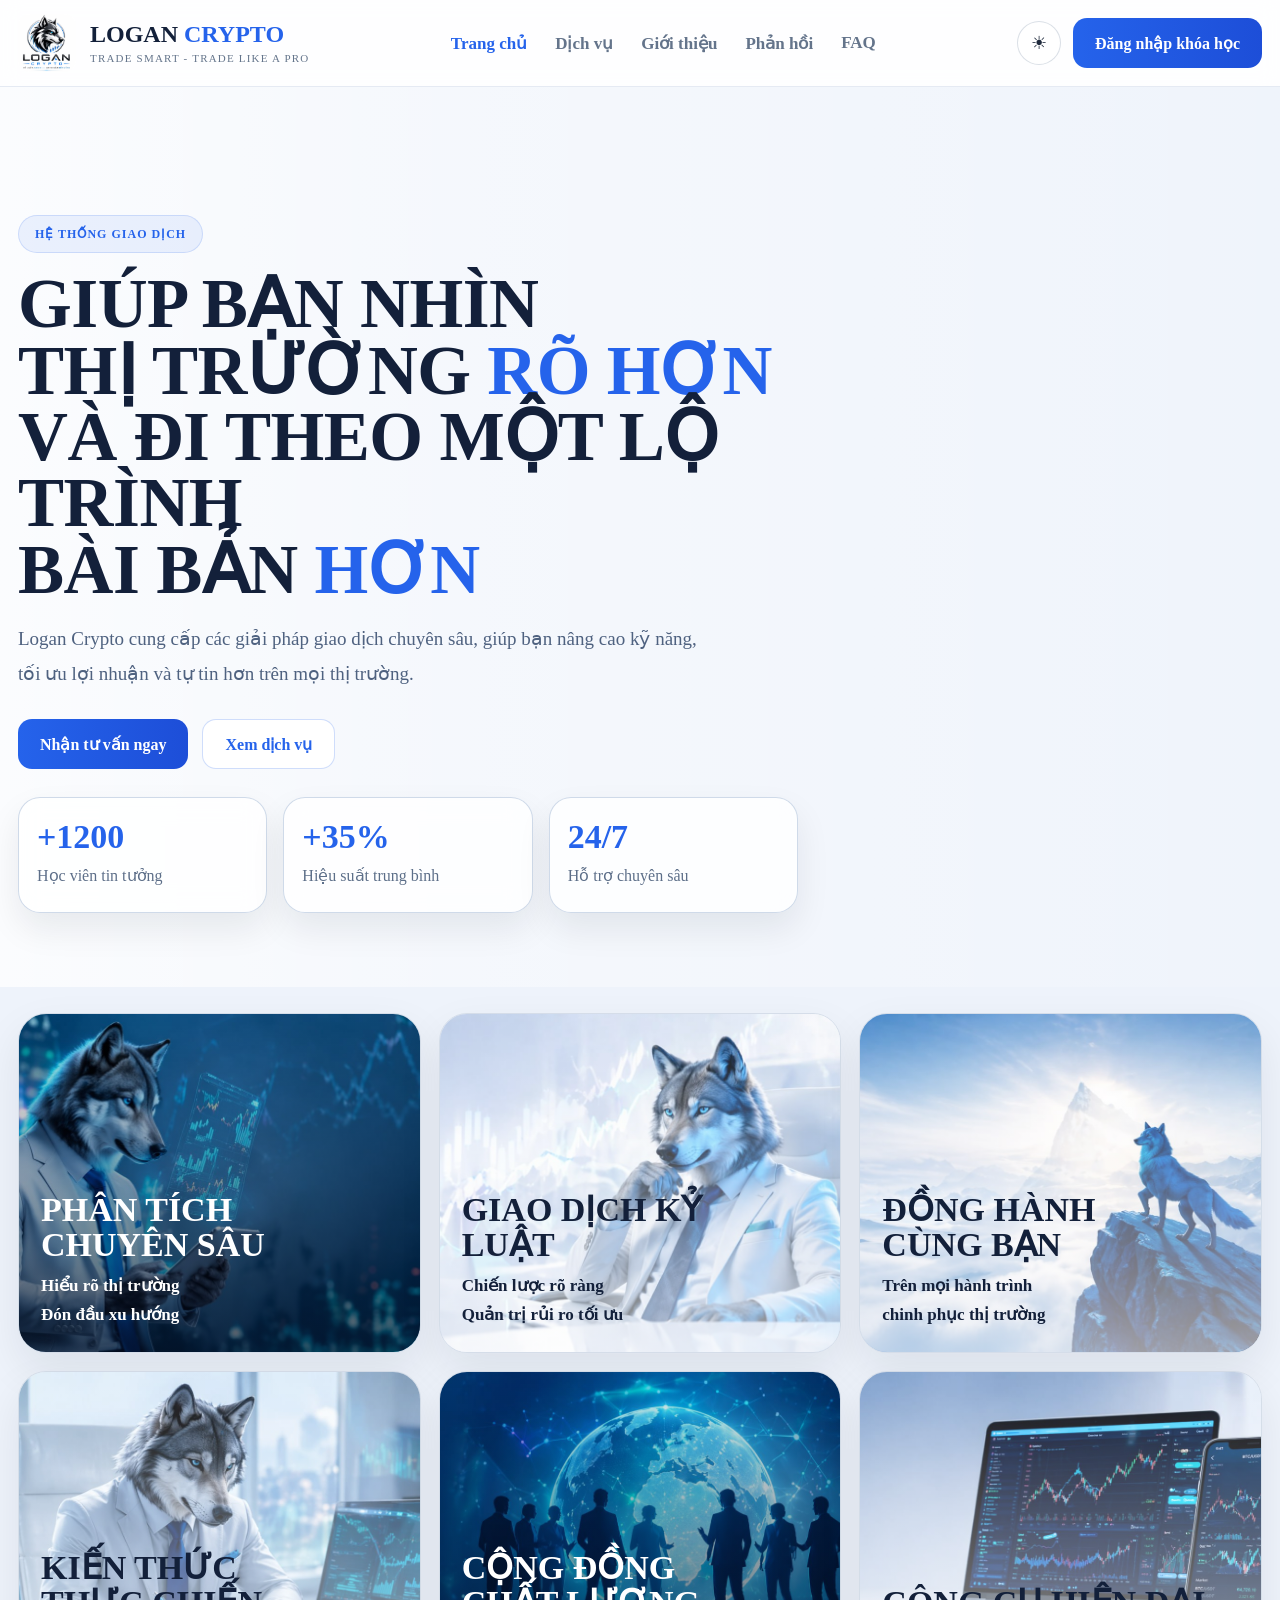
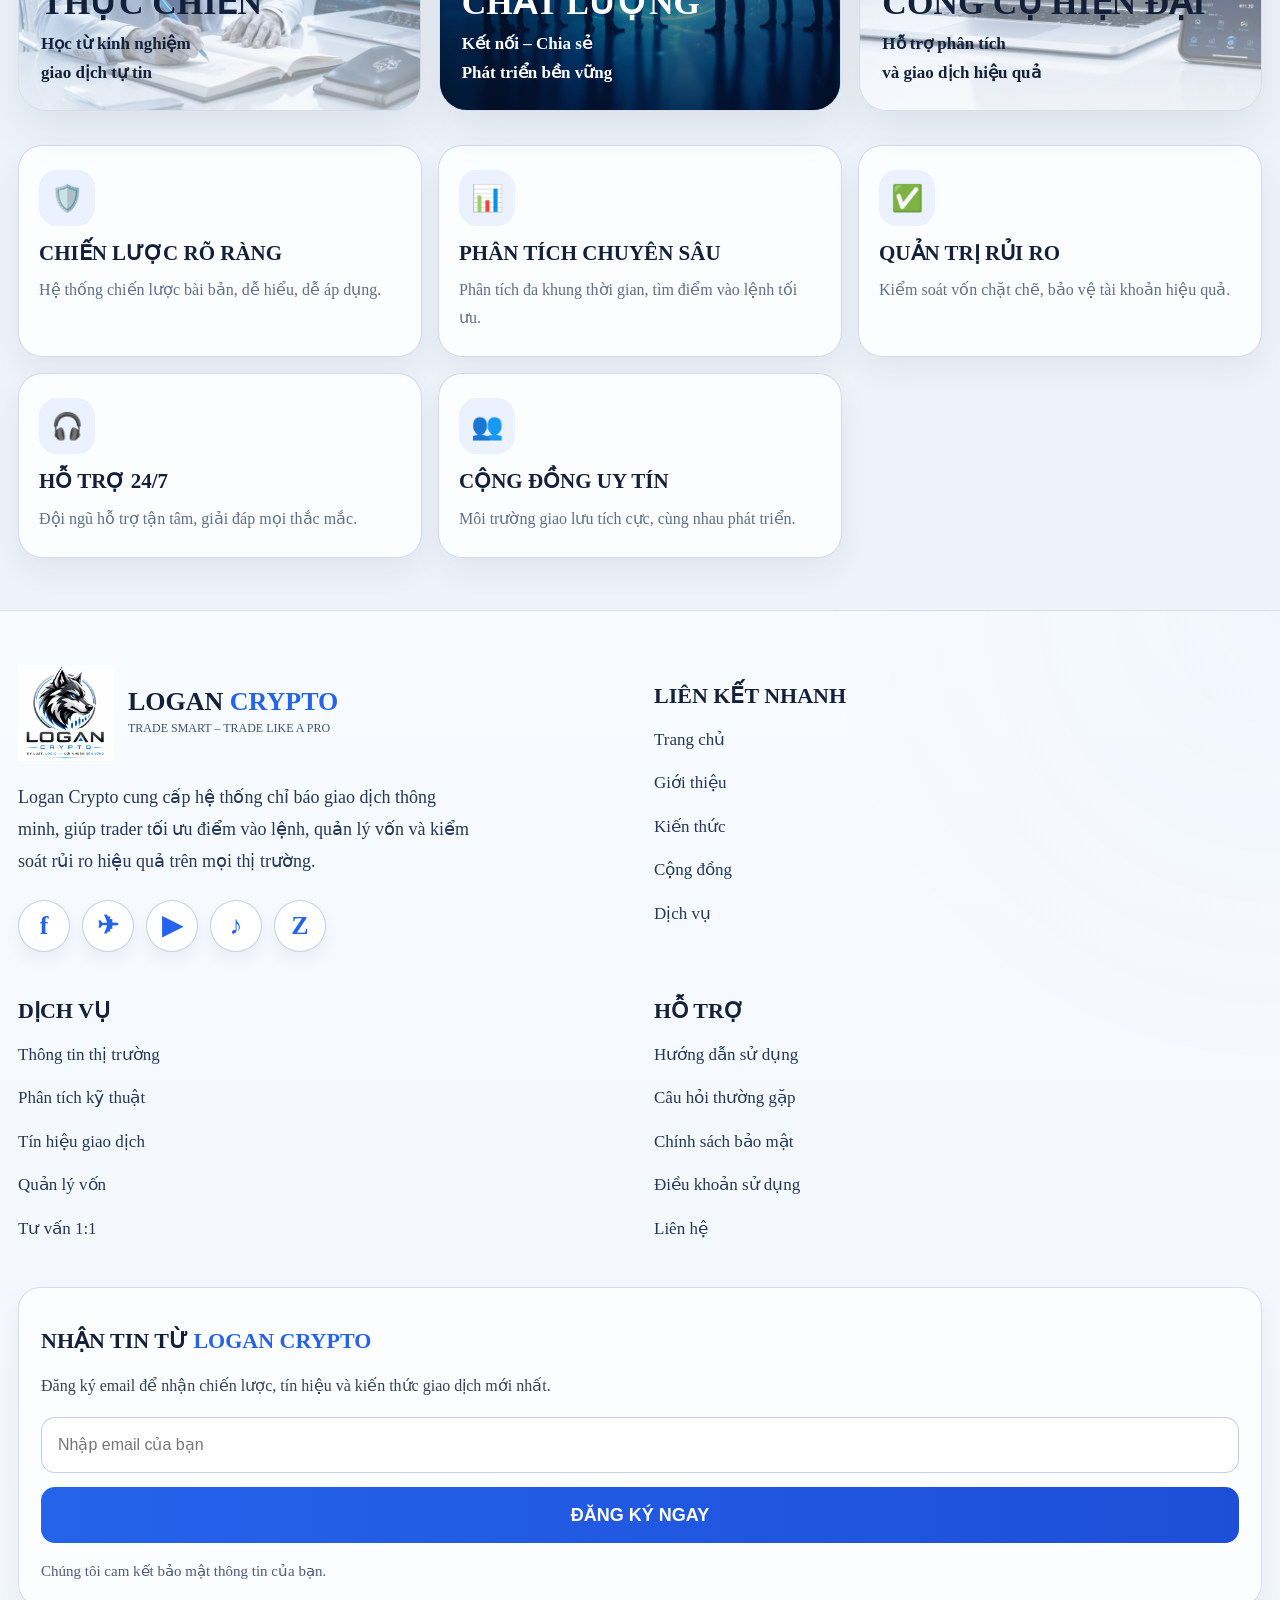
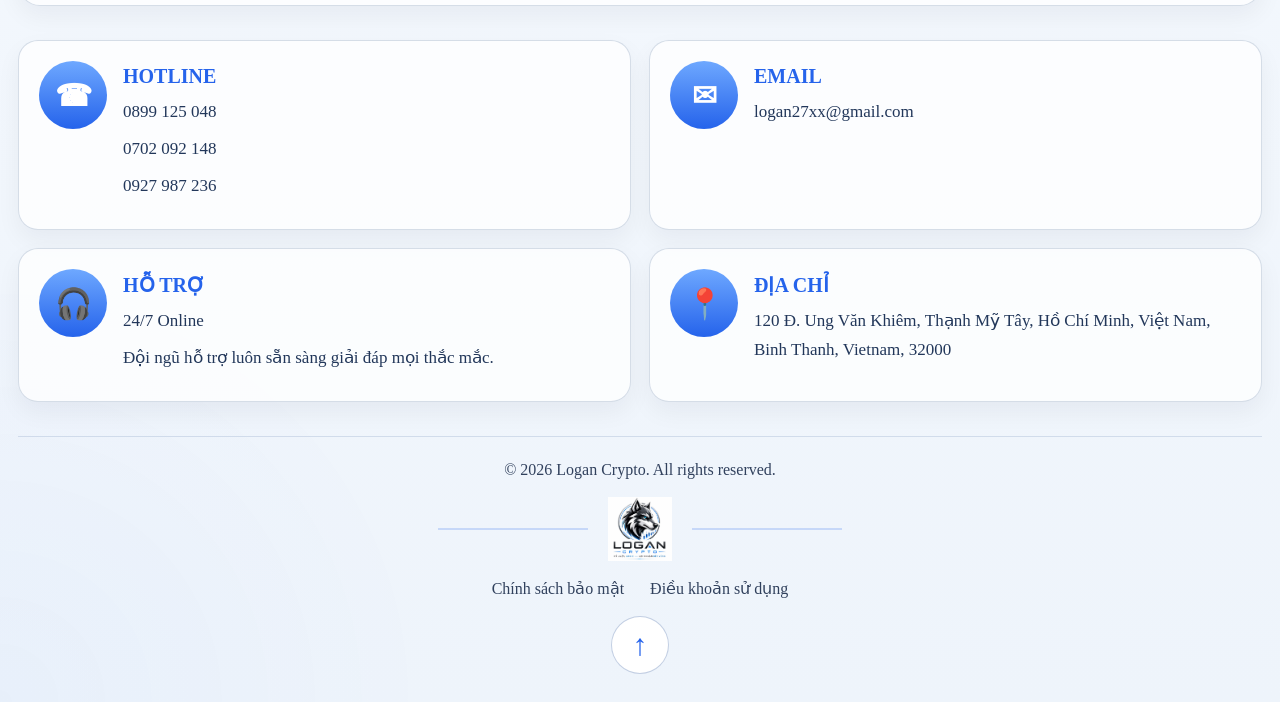
<file: index.html>
<!DOCTYPE html>
<html lang="vi">
<head>
  <meta charset="UTF-8" />
  <meta name="viewport" content="width=device-width, initial-scale=1.0" />
  <title>Logan Crypto | Trang chủ</title>
  <link rel="icon" href="./logan-logo.jpg" />
  <link rel="stylesheet" href="./site.css?v=1" />
  <link rel="stylesheet" href="./index.css?v=2" />
</head>
<body class="light-theme">
  <header class="site-header">
    <div class="page-shell header-inner">
      <a href="./index.html" class="brand">
        <img src="./logan-logo.jpg" alt="Logan Crypto" class="brand-logo" />
        <div class="brand-text">
          <div class="brand-title">LOGAN <span>CRYPTO</span></div>
          <div class="brand-sub">TRADE SMART - TRADE LIKE A PRO</div>
        </div>
      </a>

      <nav class="main-nav" id="mainNav">
        <a href="./index.html" class="active">Trang chủ</a>
        <a href="./services.html">Dịch vụ</a>
        <a href="./about.html">Giới thiệu</a>
        <a href="./reviews.html">Phản hồi</a>
        <a href="./faq.html">FAQ</a>
      </nav>

      <div class="header-actions">
        <button class="theme-toggle" id="themeToggle" aria-label="Đổi giao diện">☀</button>
        <a href="./login.html" class="btn btn-primary login-btn">Đăng nhập khóa học</a>
        <button class="menu-toggle" id="menuToggle" aria-label="Mở menu">☰</button>
      </div>
    </div>
  </header>

  <main class="home-main">
    <section class="hero-home hero-video-mode">
      <video class="hero-video-bg" autoplay muted loop playsinline preload="auto">
        <source src="./hero-bg.mp4" type="video/mp4" />
      </video>

      <div class="hero-video-overlay"></div>

      <div class="page-shell hero-home-grid">
        <div class="hero-home-copy">
          <div class="hero-chip">HỆ THỐNG GIAO DỊCH</div>
          <h1>
            GIÚP BẠN NHÌN<br />
            THỊ TRƯỜNG <span>RÕ HƠN</span><br />
            VÀ ĐI THEO MỘT LỘ TRÌNH<br />
            BÀI BẢN <span>HƠN</span>
          </h1>
          <p>
            Logan Crypto cung cấp các giải pháp giao dịch chuyên sâu,
            giúp bạn nâng cao kỹ năng, tối ưu lợi nhuận
            và tự tin hơn trên mọi thị trường.
          </p>

          <div class="hero-home-actions">
            <a href="./register.html" class="btn btn-primary">Nhận tư vấn ngay</a>
            <a href="./services.html" class="btn btn-outline">Xem dịch vụ</a>
          </div>

          <div class="hero-home-stats">
            <div class="stat-box">
              <strong>+1200</strong>
              <span>Học viên tin tưởng</span>
            </div>
            <div class="stat-box">
              <strong>+35%</strong>
              <span>Hiệu suất trung bình</span>
            </div>
            <div class="stat-box">
              <strong>24/7</strong>
              <span>Hỗ trợ chuyên sâu</span>
            </div>
          </div>
        </div>
      </div>
    </section>

    <section class="home-cards">
      <div class="page-shell">
        <div class="home-card-grid">
          <a class="home-feature-card" href="./services.html">
            <img src="./1.jpg" alt="">
            <div class="overlay dark"></div>
            <div class="content white">
              <h3>PHÂN TÍCH<br>CHUYÊN SÂU</h3>
              <p>Hiểu rõ thị trường<br>Đón đầu xu hướng</p>
            </div>
          </a>

          <a class="home-feature-card" href="./services.html">
            <img src="./2.jpg" alt="">
            <div class="overlay light"></div>
            <div class="content dark">
              <h3>GIAO DỊCH KỶ<br>LUẬT</h3>
              <p>Chiến lược rõ ràng<br>Quản trị rủi ro tối ưu</p>
            </div>
          </a>

          <a class="home-feature-card" href="./about.html">
            <img src="./3.jpg" alt="">
            <div class="overlay light"></div>
            <div class="content dark">
              <h3>ĐỒNG HÀNH<br>CÙNG BẠN</h3>
              <p>Trên mọi hành trình<br>chinh phục thị trường</p>
            </div>
          </a>

          <a class="home-feature-card" href="./about.html">
            <img src="./4.jpg" alt="">
            <div class="overlay light"></div>
            <div class="content dark">
              <h3>KIẾN THỨC<br>THỰC CHIẾN</h3>
              <p>Học từ kinh nghiệm<br>giao dịch tự tin</p>
            </div>
          </a>

          <a class="home-feature-card" href="./reviews.html">
            <img src="./5.jpg" alt="">
            <div class="overlay dark"></div>
            <div class="content white">
              <h3>CỘNG ĐỒNG<br>CHẤT LƯỢNG</h3>
              <p>Kết nối – Chia sẻ<br>Phát triển bền vững</p>
            </div>
          </a>

          <a class="home-feature-card" href="./faq.html">
            <img src="./6.jpg" alt="">
            <div class="overlay light"></div>
            <div class="content dark">
              <h3>CÔNG CỤ HIỆN ĐẠI</h3>
              <p>Hỗ trợ phân tích<br>và giao dịch hiệu quả</p>
            </div>
          </a>
        </div>
      </div>
    </section>

    <section class="home-benefits">
      <div class="page-shell">
        <div class="benefits-row">
          <div class="benefit-card">
            <div class="icon">🛡️</div>
            <h4>CHIẾN LƯỢC RÕ RÀNG</h4>
            <p>Hệ thống chiến lược bài bản, dễ hiểu, dễ áp dụng.</p>
          </div>
          <div class="benefit-card">
            <div class="icon">📊</div>
            <h4>PHÂN TÍCH CHUYÊN SÂU</h4>
            <p>Phân tích đa khung thời gian, tìm điểm vào lệnh tối ưu.</p>
          </div>
          <div class="benefit-card">
            <div class="icon">✅</div>
            <h4>QUẢN TRỊ RỦI RO</h4>
            <p>Kiểm soát vốn chặt chẽ, bảo vệ tài khoản hiệu quả.</p>
          </div>
          <div class="benefit-card">
            <div class="icon">🎧</div>
            <h4>HỖ TRỢ 24/7</h4>
            <p>Đội ngũ hỗ trợ tận tâm, giải đáp mọi thắc mắc.</p>
          </div>
          <div class="benefit-card">
            <div class="icon">👥</div>
            <h4>CỘNG ĐỒNG UY TÍN</h4>
            <p>Môi trường giao lưu tích cực, cùng nhau phát triển.</p>
          </div>
        </div>
      </div>
    </section>
  </main>

  <footer class="site-footer">
    <div class="footer-bg-pattern"></div>

    <div class="page-shell">
      <div class="footer-top">
        <div class="footer-col footer-brand-col">
          <div class="footer-brand">
            <img src="./logan-logo.jpg" alt="Logan Crypto" class="footer-logo" />
            <div>
              <div class="footer-brand-title">LOGAN <span>CRYPTO</span></div>
              <div class="footer-brand-sub">TRADE SMART – TRADE LIKE A PRO</div>
            </div>
          </div>

          <p class="footer-desc">
            Logan Crypto cung cấp hệ thống chỉ báo giao dịch thông minh, giúp trader tối ưu điểm vào lệnh,
            quản lý vốn và kiểm soát rủi ro hiệu quả trên mọi thị trường.
          </p>

          <div class="footer-socials">
            <a href="#">f</a>
            <a href="#">✈</a>
            <a href="#">▶</a>
            <a href="#">♪</a>
            <a href="#">Z</a>
          </div>
        </div>

        <div class="footer-col">
          <h4>LIÊN KẾT NHANH</h4>
          <ul class="footer-links">
            <li><a href="./index.html">Trang chủ</a></li>
            <li><a href="./about.html">Giới thiệu</a></li>
            <li><a href="./about.html">Kiến thức</a></li>
            <li><a href="./reviews.html">Cộng đồng</a></li>
            <li><a href="./services.html">Dịch vụ</a></li>
          </ul>
        </div>

        <div class="footer-col">
          <h4>DỊCH VỤ</h4>
          <ul class="footer-links">
            <li><a href="./services.html">Thông tin thị trường</a></li>
            <li><a href="./services.html">Phân tích kỹ thuật</a></li>
            <li><a href="./services.html">Tín hiệu giao dịch</a></li>
            <li><a href="./services.html">Quản lý vốn</a></li>
            <li><a href="./services.html">Tư vấn 1:1</a></li>
          </ul>
        </div>

        <div class="footer-col">
          <h4>HỖ TRỢ</h4>
          <ul class="footer-links">
            <li><a href="./faq.html">Hướng dẫn sử dụng</a></li>
            <li><a href="./faq.html">Câu hỏi thường gặp</a></li>
            <li><a href="./faq.html">Chính sách bảo mật</a></li>
            <li><a href="./faq.html">Điều khoản sử dụng</a></li>
            <li><a href="./faq.html">Liên hệ</a></li>
          </ul>
        </div>

        <div class="footer-col footer-newsletter">
          <h4>NHẬN TIN TỪ <span>LOGAN CRYPTO</span></h4>
          <p>Đăng ký email để nhận chiến lược, tín hiệu và kiến thức giao dịch mới nhất.</p>
          <form class="footer-form">
            <input type="email" placeholder="Nhập email của bạn" />
            <button type="submit">ĐĂNG KÝ NGAY</button>
          </form>
          <div class="footer-note">Chúng tôi cam kết bảo mật thông tin của bạn.</div>
        </div>
      </div>

      <div class="footer-contact-grid">
        <div class="footer-contact-card">
          <div class="footer-contact-icon">☎</div>
          <div>
            <h5>HOTLINE</h5>
            <p>0899 125 048</p>
            <p>0702 092 148</p>
            <p>0927 987 236</p>
          </div>
        </div>

        <div class="footer-contact-card">
          <div class="footer-contact-icon">✉</div>
          <div>
            <h5>EMAIL</h5>
            <p>logan27xx@gmail.com</p>
          </div>
        </div>

        <div class="footer-contact-card">
          <div class="footer-contact-icon">🎧</div>
          <div>
            <h5>HỖ TRỢ</h5>
            <p>24/7 Online</p>
            <small>Đội ngũ hỗ trợ luôn sẵn sàng giải đáp mọi thắc mắc.</small>
          </div>
        </div>

        <div class="footer-contact-card">
          <div class="footer-contact-icon">📍</div>
          <div>
            <h5>ĐỊA CHỈ</h5>
            <p>120 Đ. Ung Văn Khiêm, Thạnh Mỹ Tây, Hồ Chí Minh, Việt Nam, Binh Thanh, Vietnam, 32000</p>
          </div>
        </div>
      </div>

      <div class="footer-bottom">
        <div class="footer-copy">© 2026 Logan Crypto. All rights reserved.</div>

        <div class="footer-center-logo">
          <span class="footer-line"></span>
          <img src="./logan-logo.jpg" alt="Logan Crypto" />
          <span class="footer-line"></span>
        </div>

        <div class="footer-policy-links">
          <a href="./faq.html">Chính sách bảo mật</a>
          <a href="./faq.html">Điều khoản sử dụng</a>
        </div>

        <a href="#" class="footer-top-btn">↑</a>
      </div>
    </div>
  </footer>

  <script src="./site.js"></script>
</body>
</html>
</file>
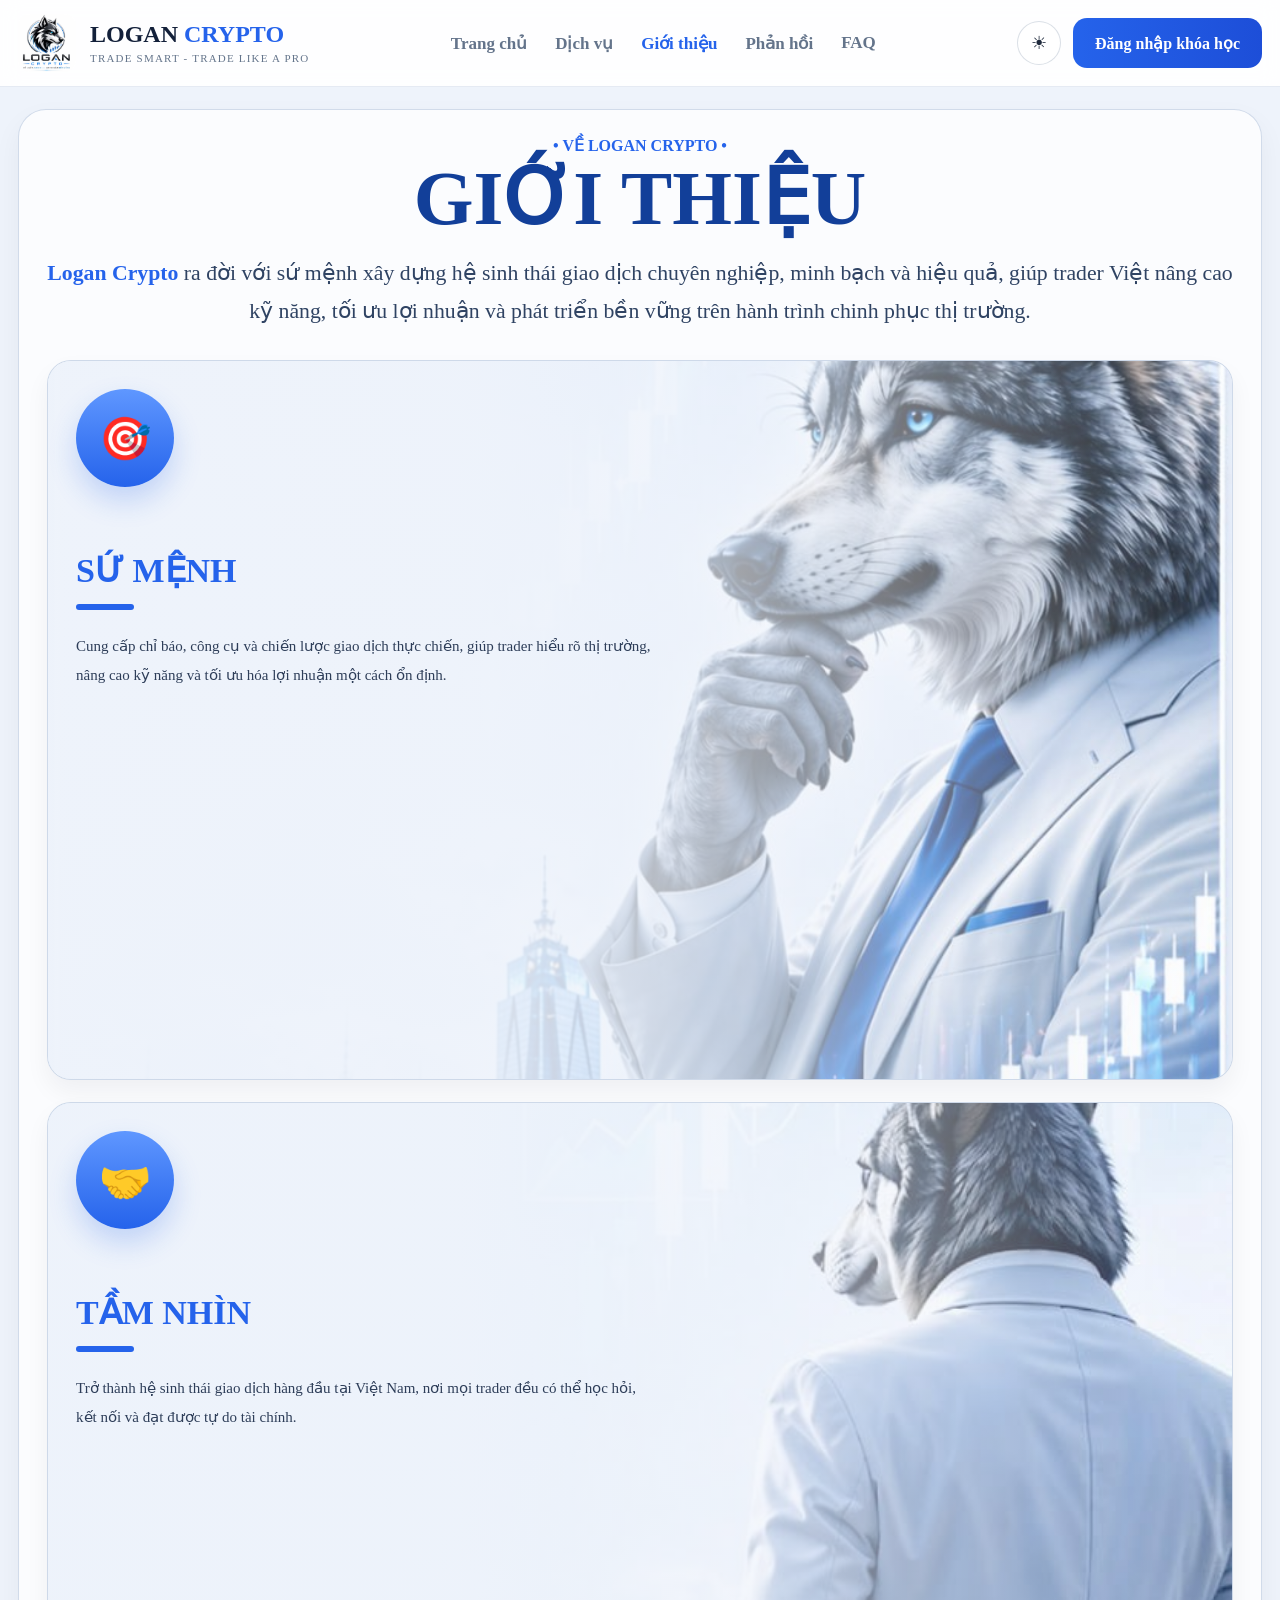
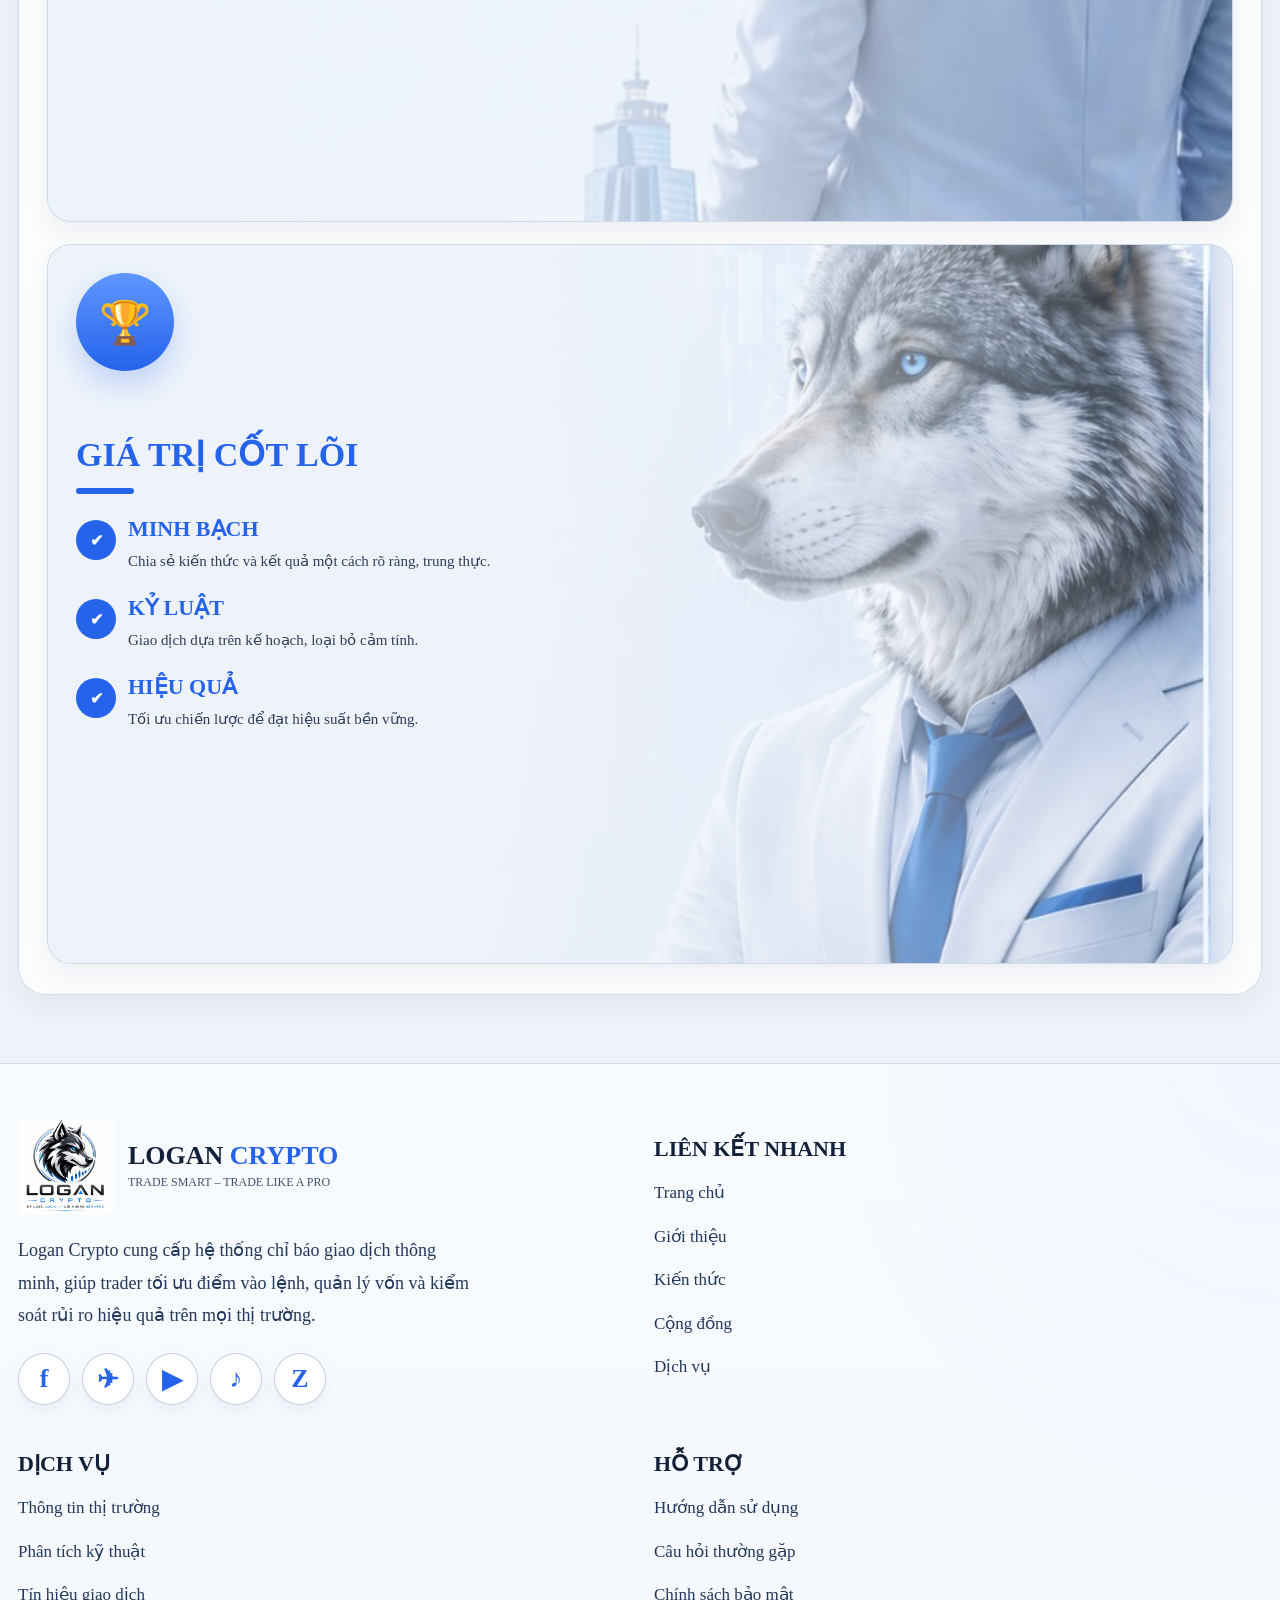
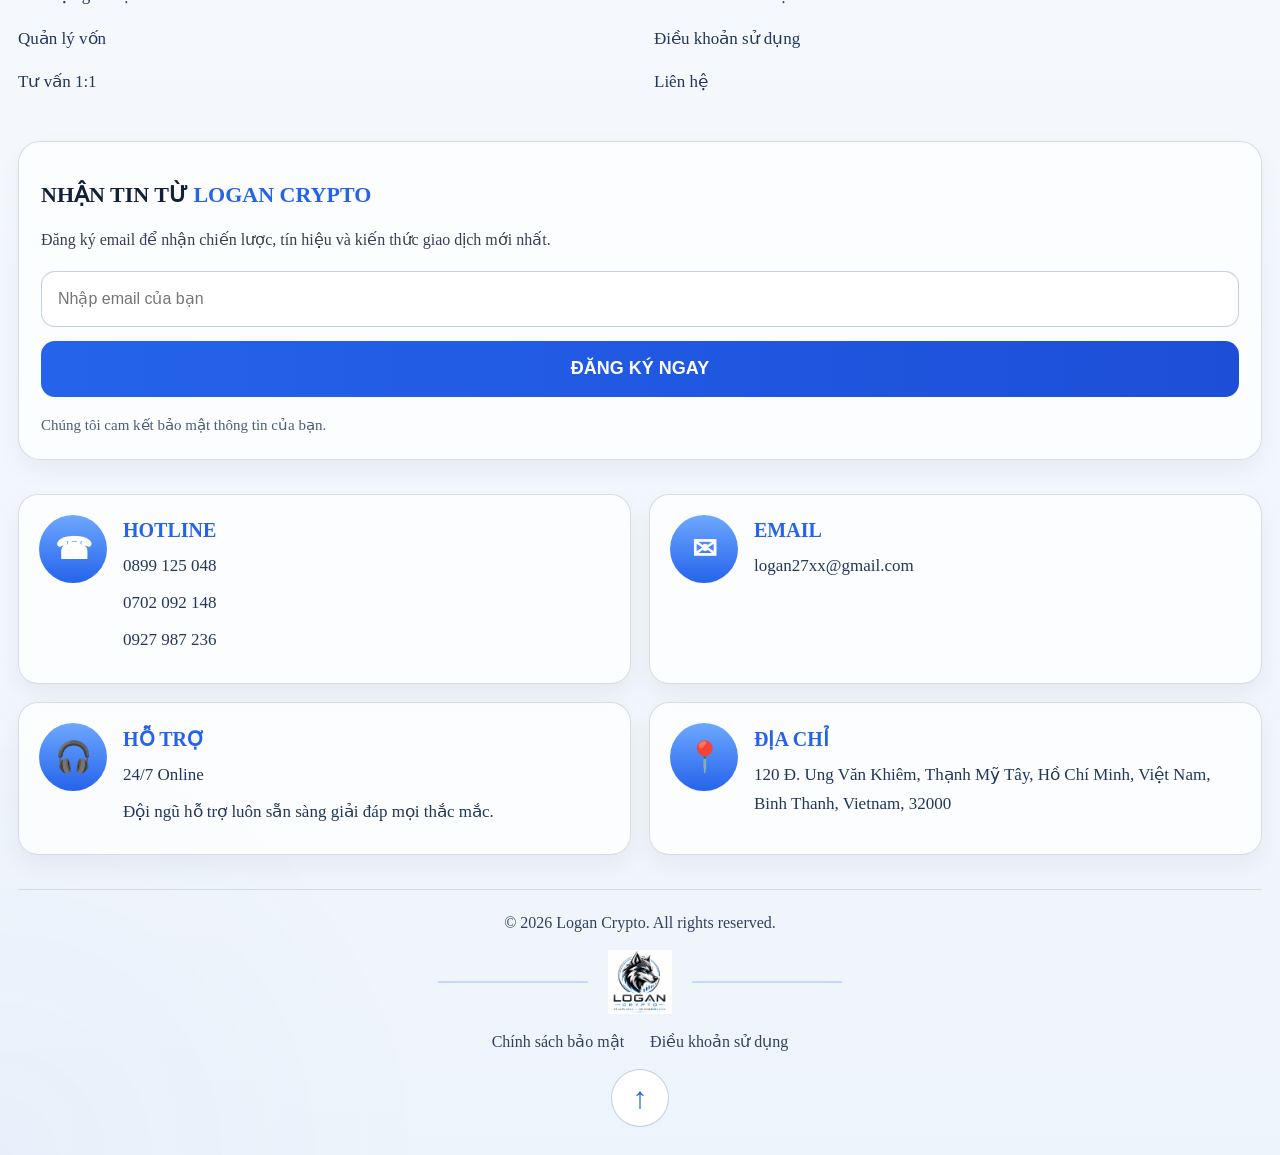
<file: about.html>
<!DOCTYPE html>
<html lang="vi">
<head>
  <meta charset="UTF-8" />
  <meta name="viewport" content="width=device-width, initial-scale=1.0" />
  <title>Logan Crypto | Giới thiệu</title>
  <link rel="icon" href="./logan-logo.jpg" />
  <link rel="stylesheet" href="./site.css?v=2" />
  <link rel="stylesheet" href="./about.css?v=2" />
</head>
<body class="light-theme about-page">
  <header class="site-header">
    <div class="page-shell header-inner">
      <a href="./index.html" class="brand">
        <img src="./logan-logo.jpg" alt="Logan Crypto" class="brand-logo" />
        <div class="brand-text">
          <div class="brand-title">LOGAN <span>CRYPTO</span></div>
          <div class="brand-sub">TRADE SMART - TRADE LIKE A PRO</div>
        </div>
      </a>

      <nav class="main-nav" id="mainNav">
        <a href="./index.html">Trang chủ</a>
        <a href="./services.html">Dịch vụ</a>
        <a href="./about.html" class="active">Giới thiệu</a>
        <a href="./reviews.html">Phản hồi</a>
        <a href="./faq.html">FAQ</a>
      </nav>

      <div class="header-actions">
        <button class="theme-toggle" id="themeToggle" aria-label="Đổi giao diện">☀</button>
        <a href="./login.html" class="btn btn-primary login-btn">Đăng nhập khóa học</a>
        <button class="menu-toggle" id="menuToggle" aria-label="Mở menu">☰</button>
      </div>
    </div>
  </header>

  <main class="about-main">
    <section class="about-hero">
      <div class="page-shell">
        <div class="about-hero-box">
          <div class="about-label">• VỀ LOGAN CRYPTO •</div>
          <h1>GIỚI THIỆU</h1>
          <p class="about-intro">
            <strong>Logan Crypto</strong> ra đời với sứ mệnh xây dựng hệ sinh thái giao dịch chuyên nghiệp,
            minh bạch và hiệu quả, giúp trader Việt nâng cao kỹ năng, tối ưu lợi nhuận và phát triển bền vững
            trên hành trình chinh phục thị trường.
          </p>

          <div class="about-card-grid">
            <article class="about-card">
              <div class="about-card-number">1</div>
              <div class="about-card-icon">🎯</div>

              <div class="about-card-image">
                <img src="./1gt.jpg" alt="Sứ mệnh Logan Crypto" />
              </div>

              <div class="about-card-overlay"></div>

              <div class="about-card-content">
                <h3>SỨ MỆNH</h3>
                <span class="about-line"></span>
                <p>
                  Cung cấp chỉ báo, công cụ và chiến lược giao dịch thực chiến,
                  giúp trader hiểu rõ thị trường, nâng cao kỹ năng và tối ưu hóa
                  lợi nhuận một cách ổn định.
                </p>
              </div>
            </article>

            <article class="about-card">
              <div class="about-card-number">2</div>
              <div class="about-card-icon">🤝</div>

              <div class="about-card-image">
                <img src="./2gt.jpg" alt="Tầm nhìn Logan Crypto" />
              </div>

              <div class="about-card-overlay"></div>

              <div class="about-card-content">
                <h3>TẦM NHÌN</h3>
                <span class="about-line"></span>
                <p>
                  Trở thành hệ sinh thái giao dịch hàng đầu tại Việt Nam,
                  nơi mọi trader đều có thể học hỏi, kết nối và đạt được
                  tự do tài chính.
                </p>
              </div>
            </article>

            <article class="about-card">
              <div class="about-card-number">3</div>
              <div class="about-card-icon">🏆</div>

              <div class="about-card-image">
                <img src="./3gt.jpg" alt="Giá trị cốt lõi Logan Crypto" />
              </div>

              <div class="about-card-overlay"></div>

              <div class="about-card-content">
                <h3>GIÁ TRỊ CỐT LÕI</h3>
                <span class="about-line"></span>

                <div class="core-list">
                  <div class="core-item">
                    <span class="core-check">✔</span>
                    <div>
                      <h4>MINH BẠCH</h4>
                      <p>Chia sẻ kiến thức và kết quả một cách rõ ràng, trung thực.</p>
                    </div>
                  </div>

                  <div class="core-item">
                    <span class="core-check">✔</span>
                    <div>
                      <h4>KỶ LUẬT</h4>
                      <p>Giao dịch dựa trên kế hoạch, loại bỏ cảm tính.</p>
                    </div>
                  </div>

                  <div class="core-item">
                    <span class="core-check">✔</span>
                    <div>
                      <h4>HIỆU QUẢ</h4>
                      <p>Tối ưu chiến lược để đạt hiệu suất bền vững.</p>
                    </div>
                  </div>
                </div>
              </div>
            </article>
          </div>
        </div>
      </div>
    </section>
  </main>

  <footer class="site-footer">
    <div class="footer-bg-pattern"></div>

    <div class="page-shell">
      <div class="footer-top">
        <div class="footer-col footer-brand-col">
          <div class="footer-brand">
            <img src="./logan-logo.jpg" alt="Logan Crypto" class="footer-logo" />
            <div>
              <div class="footer-brand-title">LOGAN <span>CRYPTO</span></div>
              <div class="footer-brand-sub">TRADE SMART – TRADE LIKE A PRO</div>
            </div>
          </div>

          <p class="footer-desc">
            Logan Crypto cung cấp hệ thống chỉ báo giao dịch thông minh, giúp trader tối ưu điểm vào lệnh,
            quản lý vốn và kiểm soát rủi ro hiệu quả trên mọi thị trường.
          </p>

          <div class="footer-socials">
            <a href="#">f</a>
            <a href="#">✈</a>
            <a href="#">▶</a>
            <a href="#">♪</a>
            <a href="#">Z</a>
          </div>
        </div>

        <div class="footer-col">
          <h4>LIÊN KẾT NHANH</h4>
          <ul class="footer-links">
            <li><a href="./index.html">Trang chủ</a></li>
            <li><a href="./about.html">Giới thiệu</a></li>
            <li><a href="./about.html">Kiến thức</a></li>
            <li><a href="./reviews.html">Cộng đồng</a></li>
            <li><a href="./services.html">Dịch vụ</a></li>
          </ul>
        </div>

        <div class="footer-col">
          <h4>DỊCH VỤ</h4>
          <ul class="footer-links">
            <li><a href="./services.html">Thông tin thị trường</a></li>
            <li><a href="./services.html">Phân tích kỹ thuật</a></li>
            <li><a href="./services.html">Tín hiệu giao dịch</a></li>
            <li><a href="./services.html">Quản lý vốn</a></li>
            <li><a href="./services.html">Tư vấn 1:1</a></li>
          </ul>
        </div>

        <div class="footer-col">
          <h4>HỖ TRỢ</h4>
          <ul class="footer-links">
            <li><a href="./faq.html">Hướng dẫn sử dụng</a></li>
            <li><a href="./faq.html">Câu hỏi thường gặp</a></li>
            <li><a href="./faq.html">Chính sách bảo mật</a></li>
            <li><a href="./faq.html">Điều khoản sử dụng</a></li>
            <li><a href="./faq.html">Liên hệ</a></li>
          </ul>
        </div>

        <div class="footer-col footer-newsletter">
          <h4>NHẬN TIN TỪ <span>LOGAN CRYPTO</span></h4>
          <p>Đăng ký email để nhận chiến lược, tín hiệu và kiến thức giao dịch mới nhất.</p>
          <form class="footer-form">
            <input type="email" placeholder="Nhập email của bạn" />
            <button type="submit">ĐĂNG KÝ NGAY</button>
          </form>
          <div class="footer-note">Chúng tôi cam kết bảo mật thông tin của bạn.</div>
        </div>
      </div>

      <div class="footer-contact-grid">
        <div class="footer-contact-card">
          <div class="footer-contact-icon">☎</div>
          <div>
            <h5>HOTLINE</h5>
            <p>0899 125 048</p>
            <p>0702 092 148</p>
            <p>0927 987 236</p>
          </div>
        </div>

        <div class="footer-contact-card">
          <div class="footer-contact-icon">✉</div>
          <div>
            <h5>EMAIL</h5>
            <p>logan27xx@gmail.com</p>
          </div>
        </div>

        <div class="footer-contact-card">
          <div class="footer-contact-icon">🎧</div>
          <div>
            <h5>HỖ TRỢ</h5>
            <p>24/7 Online</p>
            <small>Đội ngũ hỗ trợ luôn sẵn sàng giải đáp mọi thắc mắc.</small>
          </div>
        </div>

        <div class="footer-contact-card">
          <div class="footer-contact-icon">📍</div>
          <div>
            <h5>ĐỊA CHỈ</h5>
            <p>120 Đ. Ung Văn Khiêm, Thạnh Mỹ Tây, Hồ Chí Minh, Việt Nam, Binh Thanh, Vietnam, 32000</p>
          </div>
        </div>
      </div>

      <div class="footer-bottom">
        <div class="footer-copy">© 2026 Logan Crypto. All rights reserved.</div>

        <div class="footer-center-logo">
          <span class="footer-line"></span>
          <img src="./logan-logo.jpg" alt="Logan Crypto" />
          <span class="footer-line"></span>
        </div>

        <div class="footer-policy-links">
          <a href="./faq.html">Chính sách bảo mật</a>
          <a href="./faq.html">Điều khoản sử dụng</a>
        </div>

        <a href="#" class="footer-top-btn">↑</a>
      </div>
    </div>
  </footer>

  <script src="./site.js"></script>
</body>
</html>
</file>
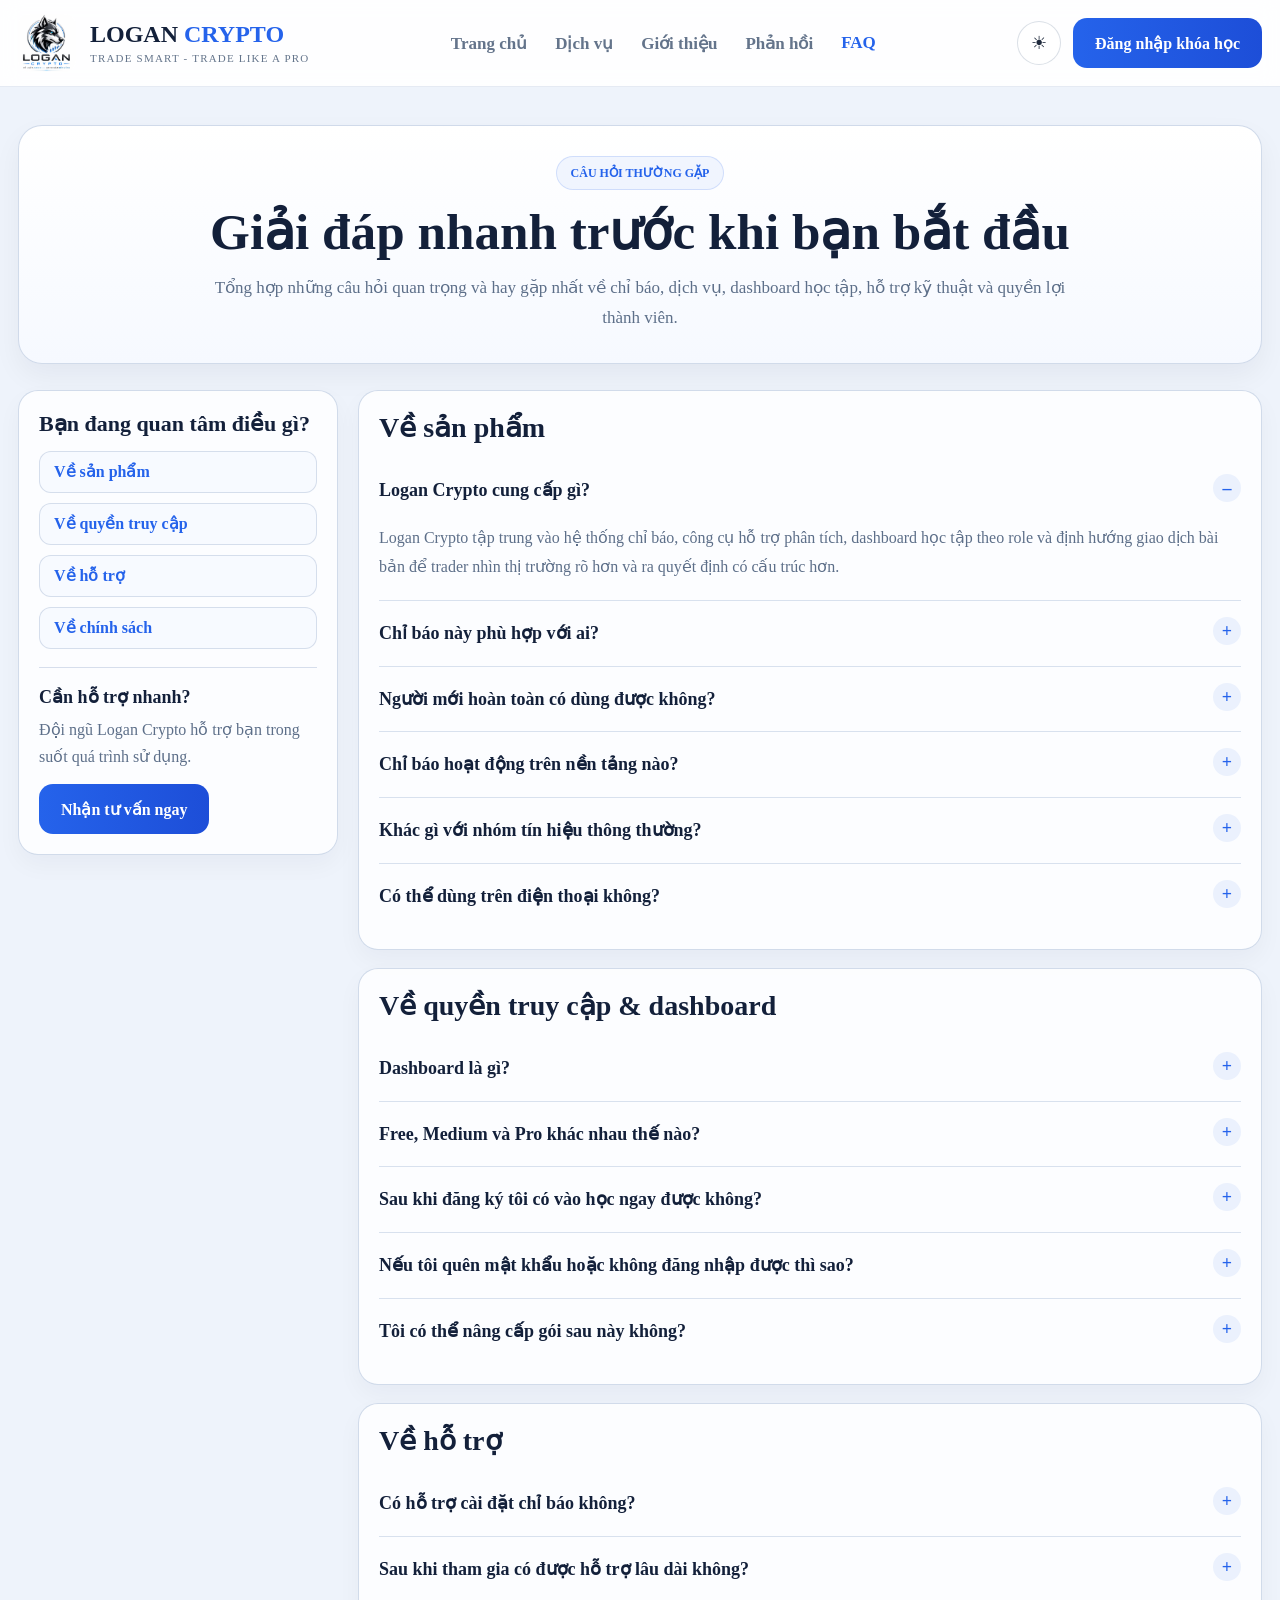
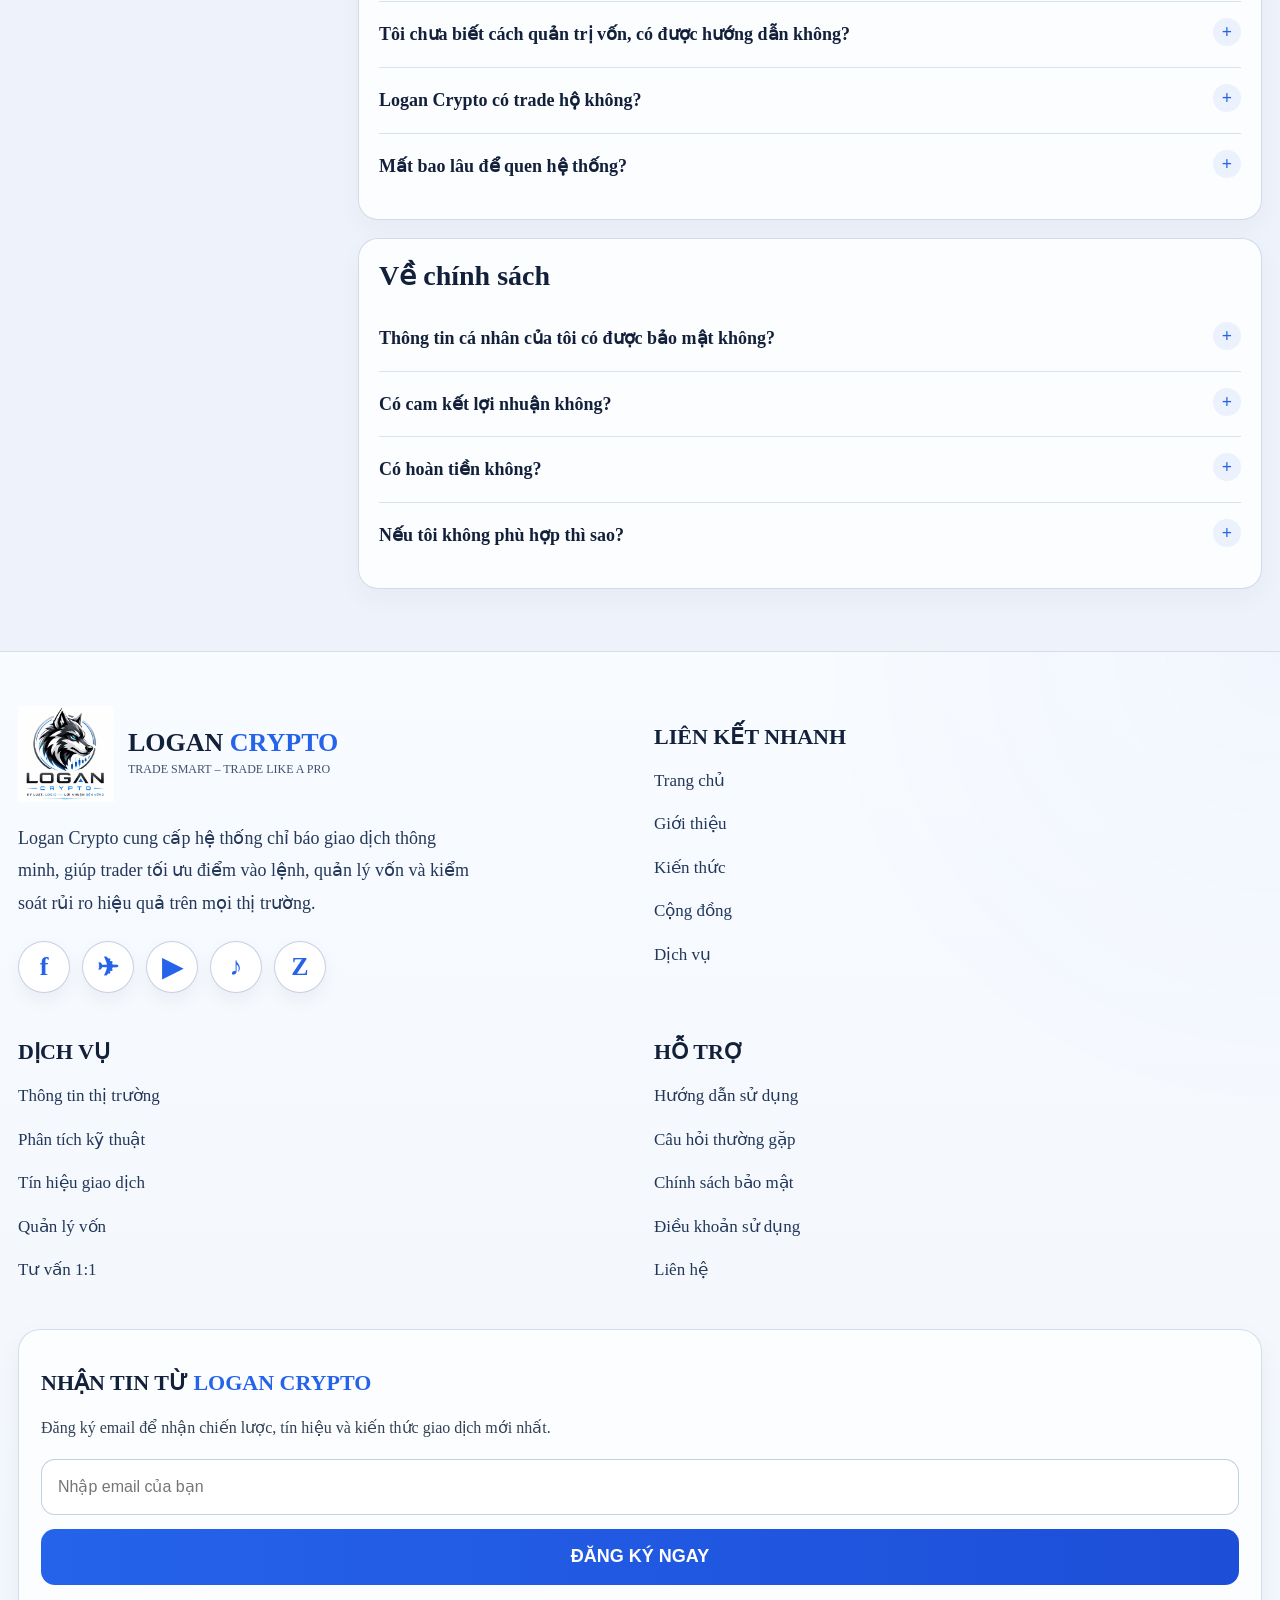
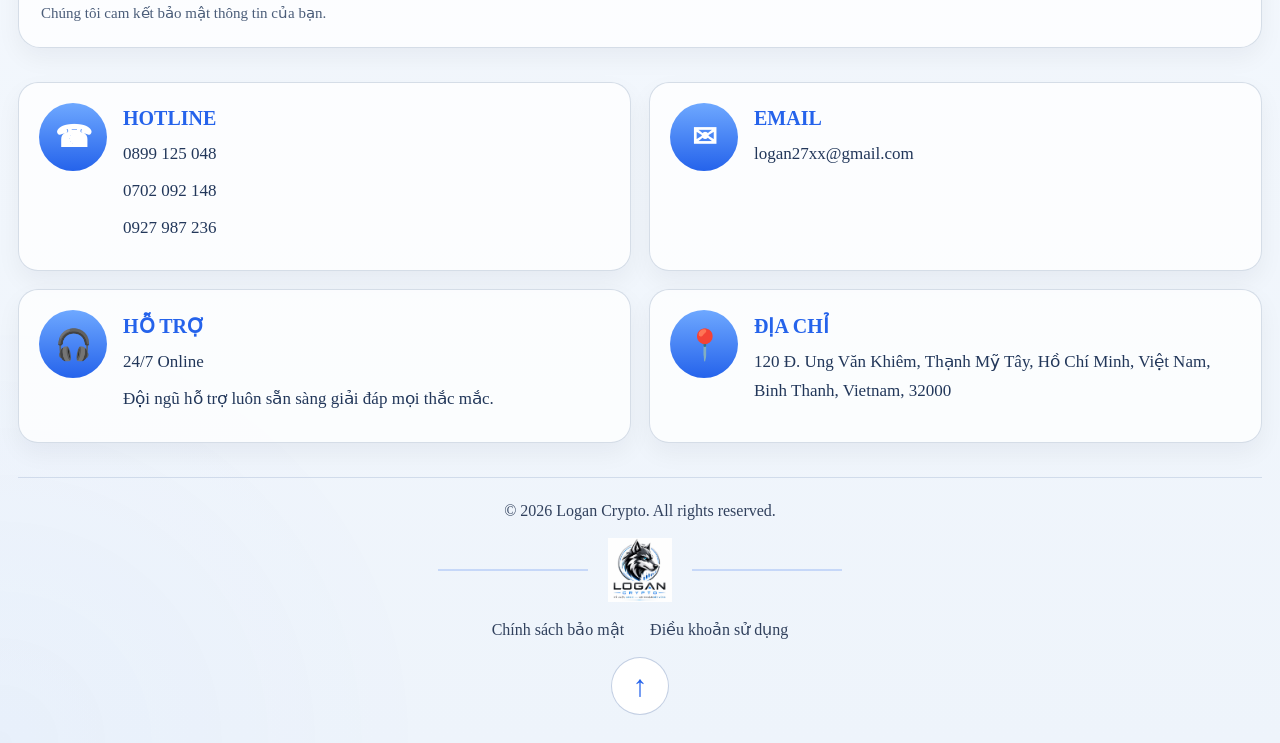
<file: faq.html>
<!DOCTYPE html>
<html lang="vi">
<head>
  <meta charset="UTF-8" />
  <meta name="viewport" content="width=device-width, initial-scale=1.0" />
  <title>Logan Crypto | FAQ</title>
  <link rel="icon" href="./logan-logo.jpg" />
  <link rel="stylesheet" href="./site.css?v=5" />
  <link rel="stylesheet" href="./faq.css?v=1" />
</head>
<body class="light-theme faq-page">
  <header class="site-header">
    <div class="page-shell header-inner">
      <a href="./index.html" class="brand">
        <img src="./logan-logo.jpg" alt="Logan Crypto" class="brand-logo" />
        <div class="brand-text">
          <div class="brand-title">LOGAN <span>CRYPTO</span></div>
          <div class="brand-sub">TRADE SMART - TRADE LIKE A PRO</div>
        </div>
      </a>

      <nav class="main-nav" id="mainNav">
        <a href="./index.html">Trang chủ</a>
        <a href="./services.html">Dịch vụ</a>
        <a href="./about.html">Giới thiệu</a>
        <a href="./reviews.html">Phản hồi</a>
        <a href="./faq.html" class="active">FAQ</a>
      </nav>

      <div class="header-actions">
        <button class="theme-toggle" id="themeToggle" aria-label="Đổi giao diện">☀</button>
        <a href="./login.html" class="btn btn-primary login-btn">Đăng nhập khóa học</a>
        <button class="menu-toggle" id="menuToggle" aria-label="Mở menu">☰</button>
      </div>
    </div>
  </header>

  <main class="faq-main">
    <section class="faq-hero">
      <div class="page-shell">
        <div class="faq-hero-box">
          <div class="faq-chip">CÂU HỎI THƯỜNG GẶP</div>
          <h1>Giải đáp nhanh trước khi bạn bắt đầu</h1>
          <p>
            Tổng hợp những câu hỏi quan trọng và hay gặp nhất về chỉ báo,
            dịch vụ, dashboard học tập, hỗ trợ kỹ thuật và quyền lợi thành viên.
          </p>
        </div>
      </div>
    </section>

    <section class="faq-content">
      <div class="page-shell">
        <div class="faq-layout">
          <aside class="faq-side-card">
            <h3>Bạn đang quan tâm điều gì?</h3>
            <div class="faq-side-links">
              <a href="#faq-product">Về sản phẩm</a>
              <a href="#faq-access">Về quyền truy cập</a>
              <a href="#faq-support">Về hỗ trợ</a>
              <a href="#faq-policy">Về chính sách</a>
            </div>

            <div class="faq-contact-box">
              <strong>Cần hỗ trợ nhanh?</strong>
              <p>Đội ngũ Logan Crypto hỗ trợ bạn trong suốt quá trình sử dụng.</p>
              <a href="./register.html" class="btn btn-primary">Nhận tư vấn ngay</a>
            </div>
          </aside>

          <div class="faq-list-wrap">
            <section class="faq-group" id="faq-product">
              <h2>Về sản phẩm</h2>

              <details class="faq-item" open>
                <summary>Logan Crypto cung cấp gì?</summary>
                <div class="faq-answer">
                  Logan Crypto tập trung vào hệ thống chỉ báo, công cụ hỗ trợ phân tích,
                  dashboard học tập theo role và định hướng giao dịch bài bản để trader
                  nhìn thị trường rõ hơn và ra quyết định có cấu trúc hơn.
                </div>
              </details>

              <details class="faq-item">
                <summary>Chỉ báo này phù hợp với ai?</summary>
                <div class="faq-answer">
                  Phù hợp cho cả người mới lẫn trader đã có kinh nghiệm. Người mới có thể
                  dùng để học cách xác định vùng giá và cấu trúc thị trường. Trader có kinh nghiệm
                  có thể dùng để tối ưu điểm vào lệnh, quản trị rủi ro và giữ kỷ luật.
                </div>
              </details>

              <details class="faq-item">
                <summary>Người mới hoàn toàn có dùng được không?</summary>
                <div class="faq-answer">
                  Có. Hệ thống được thiết kế theo hướng dễ nhìn, dễ theo dõi và có hỗ trợ hướng dẫn.
                  Tuy vậy, người mới vẫn nên đi kèm học cách quản trị vốn và tâm lý giao dịch thay vì chỉ nhìn tín hiệu.
                </div>
              </details>

              <details class="faq-item">
                <summary>Chỉ báo hoạt động trên nền tảng nào?</summary>
                <div class="faq-answer">
                  Tùy gói và công cụ cụ thể, hệ thống chủ yếu phục vụ cho môi trường giao dịch quen thuộc của trader,
                  đặc biệt là các nền tảng theo dõi chart và phân tích kỹ thuật. Khi đăng ký, bạn sẽ được hướng dẫn đúng cách cài và sử dụng.
                </div>
              </details>

              <details class="faq-item">
                <summary>Khác gì với nhóm tín hiệu thông thường?</summary>
                <div class="faq-answer">
                  Điểm khác là Logan Crypto không chỉ cho điểm vào lệnh đơn lẻ mà hướng tới một hệ thống rõ ràng hơn:
                  vùng giá, logic vào lệnh, quản trị rủi ro, cấu trúc học tập và hỗ trợ xuyên suốt.
                </div>
              </details>

              <details class="faq-item">
                <summary>Có thể dùng trên điện thoại không?</summary>
                <div class="faq-answer">
                  Có. Bạn có thể theo dõi tín hiệu và nội dung học trên điện thoại, nhưng để phân tích sâu và thao tác thoải mái,
                  máy tính vẫn là lựa chọn tốt hơn.
                </div>
              </details>
            </section>

            <section class="faq-group" id="faq-access">
              <h2>Về quyền truy cập & dashboard</h2>

              <details class="faq-item">
                <summary>Dashboard là gì?</summary>
                <div class="faq-answer">
                  Đây là khu vực học tập riêng sau khi đăng nhập. Tại đây người dùng xem nội dung phù hợp theo role,
                  bao gồm khóa học, bài học, video hướng dẫn và các phần tài liệu liên quan.
                </div>
              </details>

              <details class="faq-item">
                <summary>Free, Medium và Pro khác nhau thế nào?</summary>
                <div class="faq-answer">
                  Free dành cho người mới làm quen hệ thống. Medium dành cho trader cần bộ chỉ báo và định hướng rõ hơn.
                  Pro dành cho người cần chiều sâu hơn, hỗ trợ nhiều hơn và phạm vi nội dung cao hơn.
                </div>
              </details>

              <details class="faq-item">
                <summary>Sau khi đăng ký tôi có vào học ngay được không?</summary>
                <div class="faq-answer">
                  Sau khi tài khoản được cấp quyền đúng role, bạn có thể đăng nhập dashboard và xem nội dung tương ứng.
                  Một số gói cần xác nhận trước khi mở quyền đầy đủ.
                </div>
              </details>

              <details class="faq-item">
                <summary>Nếu tôi quên mật khẩu hoặc không đăng nhập được thì sao?</summary>
                <div class="faq-answer">
                  Bạn chỉ cần liên hệ đội ngũ hỗ trợ để được kiểm tra tài khoản, reset thông tin hoặc hướng dẫn đăng nhập lại.
                  Trường hợp cần xác minh, hãy cung cấp email đã đăng ký để xử lý nhanh hơn.
                </div>
              </details>

              <details class="faq-item">
                <summary>Tôi có thể nâng cấp gói sau này không?</summary>
                <div class="faq-answer">
                  Có. Bạn có thể bắt đầu từ gói phù hợp hiện tại, sau đó nâng cấp lên role cao hơn khi cần thêm tính năng,
                  nội dung học hoặc mức hỗ trợ sâu hơn.
                </div>
              </details>
            </section>

            <section class="faq-group" id="faq-support">
              <h2>Về hỗ trợ</h2>

              <details class="faq-item">
                <summary>Có hỗ trợ cài đặt chỉ báo không?</summary>
                <div class="faq-answer">
                  Có. Đội ngũ hỗ trợ sẽ hướng dẫn bạn từng bước để cài đặt và kích hoạt đúng cách, tránh trường hợp nhận quyền rồi nhưng chưa dùng được.
                </div>
              </details>

              <details class="faq-item">
                <summary>Sau khi tham gia có được hỗ trợ lâu dài không?</summary>
                <div class="faq-answer">
                  Có hỗ trợ trong quá trình sử dụng theo phạm vi của từng gói. Mục tiêu là giúp bạn dùng được công cụ đúng cách,
                  chứ không chỉ dừng ở việc gửi quyền truy cập.
                </div>
              </details>

              <details class="faq-item">
                <summary>Tôi chưa biết cách quản trị vốn, có được hướng dẫn không?</summary>
                <div class="faq-answer">
                  Có. Logan Crypto không chỉ tập trung vào điểm vào lệnh mà còn chú trọng cách quản trị rủi ro,
                  cách giữ kỷ luật và cách nhìn tổng thể hệ thống.
                </div>
              </details>

              <details class="faq-item">
                <summary>Logan Crypto có trade hộ không?</summary>
                <div class="faq-answer">
                  Không. Hệ thống hướng tới hỗ trợ người dùng tự quan sát, tự hiểu và tự ra quyết định tốt hơn.
                  Bạn cần chủ động chịu trách nhiệm với tài khoản của mình.
                </div>
              </details>

              <details class="faq-item">
                <summary>Mất bao lâu để quen hệ thống?</summary>
                <div class="faq-answer">
                  Điều này phụ thuộc vào nền tảng của bạn. Người đã quen chart có thể thích nghi nhanh hơn.
                  Người mới nên dành thời gian làm quen từng phần: vùng giá, cấu trúc, quản trị vốn và cách sử dụng dashboard.
                </div>
              </details>
            </section>

            <section class="faq-group" id="faq-policy">
              <h2>Về chính sách</h2>

              <details class="faq-item">
                <summary>Thông tin cá nhân của tôi có được bảo mật không?</summary>
                <div class="faq-answer">
                  Có. Thông tin đăng ký được dùng để quản lý tài khoản, phân quyền và hỗ trợ người dùng.
                  Logan Crypto không chia sẻ thông tin cá nhân của bạn cho bên thứ ba ngoài mục đích vận hành cần thiết.
                </div>
              </details>

              <details class="faq-item">
                <summary>Có cam kết lợi nhuận không?</summary>
                <div class="faq-answer">
                  Không có hệ thống nào nên cam kết lợi nhuận tuyệt đối. Công cụ tốt giúp bạn tăng tính kỷ luật,
                  cải thiện xác suất và quản trị rủi ro tốt hơn, nhưng kết quả cuối cùng còn phụ thuộc vào cách bạn sử dụng.
                </div>
              </details>

              <details class="faq-item">
                <summary>Có hoàn tiền không?</summary>
                <div class="faq-answer">
                  Chính sách hoàn tiền sẽ tùy theo loại dịch vụ, thời điểm kích hoạt quyền và điều kiện cụ thể.
                  Bạn nên kiểm tra rõ trước khi xác nhận tham gia để tránh hiểu nhầm.
                </div>
              </details>

              <details class="faq-item">
                <summary>Nếu tôi không phù hợp thì sao?</summary>
                <div class="faq-answer">
                  Trước khi vào gói sâu hơn, bạn nên bắt đầu từ mức phù hợp hiện tại và trao đổi rõ nhu cầu với đội ngũ hỗ trợ.
                  Làm vậy sẽ giúp chọn đúng lộ trình ngay từ đầu.
                </div>
              </details>
            </section>
          </div>
        </div>
      </div>
    </section>
  </main>

  <footer class="site-footer">
    <div class="footer-bg-pattern"></div>

    <div class="page-shell">
      <div class="footer-top">
        <div class="footer-col footer-brand-col">
          <div class="footer-brand">
            <img src="./logan-logo.jpg" alt="Logan Crypto" class="footer-logo" />
            <div>
              <div class="footer-brand-title">LOGAN <span>CRYPTO</span></div>
              <div class="footer-brand-sub">TRADE SMART – TRADE LIKE A PRO</div>
            </div>
          </div>

          <p class="footer-desc">
            Logan Crypto cung cấp hệ thống chỉ báo giao dịch thông minh, giúp trader tối ưu điểm vào lệnh,
            quản lý vốn và kiểm soát rủi ro hiệu quả trên mọi thị trường.
          </p>

          <div class="footer-socials">
            <a href="#">f</a>
            <a href="#">✈</a>
            <a href="#">▶</a>
            <a href="#">♪</a>
            <a href="#">Z</a>
          </div>
        </div>

        <div class="footer-col">
          <h4>LIÊN KẾT NHANH</h4>
          <ul class="footer-links">
            <li><a href="./index.html">Trang chủ</a></li>
            <li><a href="./about.html">Giới thiệu</a></li>
            <li><a href="./about.html">Kiến thức</a></li>
            <li><a href="./reviews.html">Cộng đồng</a></li>
            <li><a href="./services.html">Dịch vụ</a></li>
          </ul>
        </div>

        <div class="footer-col">
          <h4>DỊCH VỤ</h4>
          <ul class="footer-links">
            <li><a href="./services.html">Thông tin thị trường</a></li>
            <li><a href="./services.html">Phân tích kỹ thuật</a></li>
            <li><a href="./services.html">Tín hiệu giao dịch</a></li>
            <li><a href="./services.html">Quản lý vốn</a></li>
            <li><a href="./services.html">Tư vấn 1:1</a></li>
          </ul>
        </div>

        <div class="footer-col">
          <h4>HỖ TRỢ</h4>
          <ul class="footer-links">
            <li><a href="./faq.html">Hướng dẫn sử dụng</a></li>
            <li><a href="./faq.html">Câu hỏi thường gặp</a></li>
            <li><a href="./faq.html">Chính sách bảo mật</a></li>
            <li><a href="./faq.html">Điều khoản sử dụng</a></li>
            <li><a href="./faq.html">Liên hệ</a></li>
          </ul>
        </div>

        <div class="footer-col footer-newsletter">
          <h4>NHẬN TIN TỪ <span>LOGAN CRYPTO</span></h4>
          <p>Đăng ký email để nhận chiến lược, tín hiệu và kiến thức giao dịch mới nhất.</p>
          <form class="footer-form">
            <input type="email" placeholder="Nhập email của bạn" />
            <button type="submit">ĐĂNG KÝ NGAY</button>
          </form>
          <div class="footer-note">Chúng tôi cam kết bảo mật thông tin của bạn.</div>
        </div>
      </div>

      <div class="footer-contact-grid">
        <div class="footer-contact-card">
          <div class="footer-contact-icon">☎</div>
          <div>
            <h5>HOTLINE</h5>
            <p>0899 125 048</p>
            <p>0702 092 148</p>
            <p>0927 987 236</p>
          </div>
        </div>

        <div class="footer-contact-card">
          <div class="footer-contact-icon">✉</div>
          <div>
            <h5>EMAIL</h5>
            <p>logan27xx@gmail.com</p>
          </div>
        </div>

        <div class="footer-contact-card">
          <div class="footer-contact-icon">🎧</div>
          <div>
            <h5>HỖ TRỢ</h5>
            <p>24/7 Online</p>
            <small>Đội ngũ hỗ trợ luôn sẵn sàng giải đáp mọi thắc mắc.</small>
          </div>
        </div>

        <div class="footer-contact-card">
          <div class="footer-contact-icon">📍</div>
          <div>
            <h5>ĐỊA CHỈ</h5>
            <p>120 Đ. Ung Văn Khiêm, Thạnh Mỹ Tây, Hồ Chí Minh, Việt Nam, Binh Thanh, Vietnam, 32000</p>
          </div>
        </div>
      </div>

      <div class="footer-bottom">
        <div class="footer-copy">© 2026 Logan Crypto. All rights reserved.</div>

        <div class="footer-center-logo">
          <span class="footer-line"></span>
          <img src="./logan-logo.jpg" alt="Logan Crypto" />
          <span class="footer-line"></span>
        </div>

        <div class="footer-policy-links">
          <a href="./faq.html">Chính sách bảo mật</a>
          <a href="./faq.html">Điều khoản sử dụng</a>
        </div>

        <a href="#" class="footer-top-btn">↑</a>
      </div>
    </div>
  </footer>

  <script src="./site.js"></script>
</body>
</html>
</file>
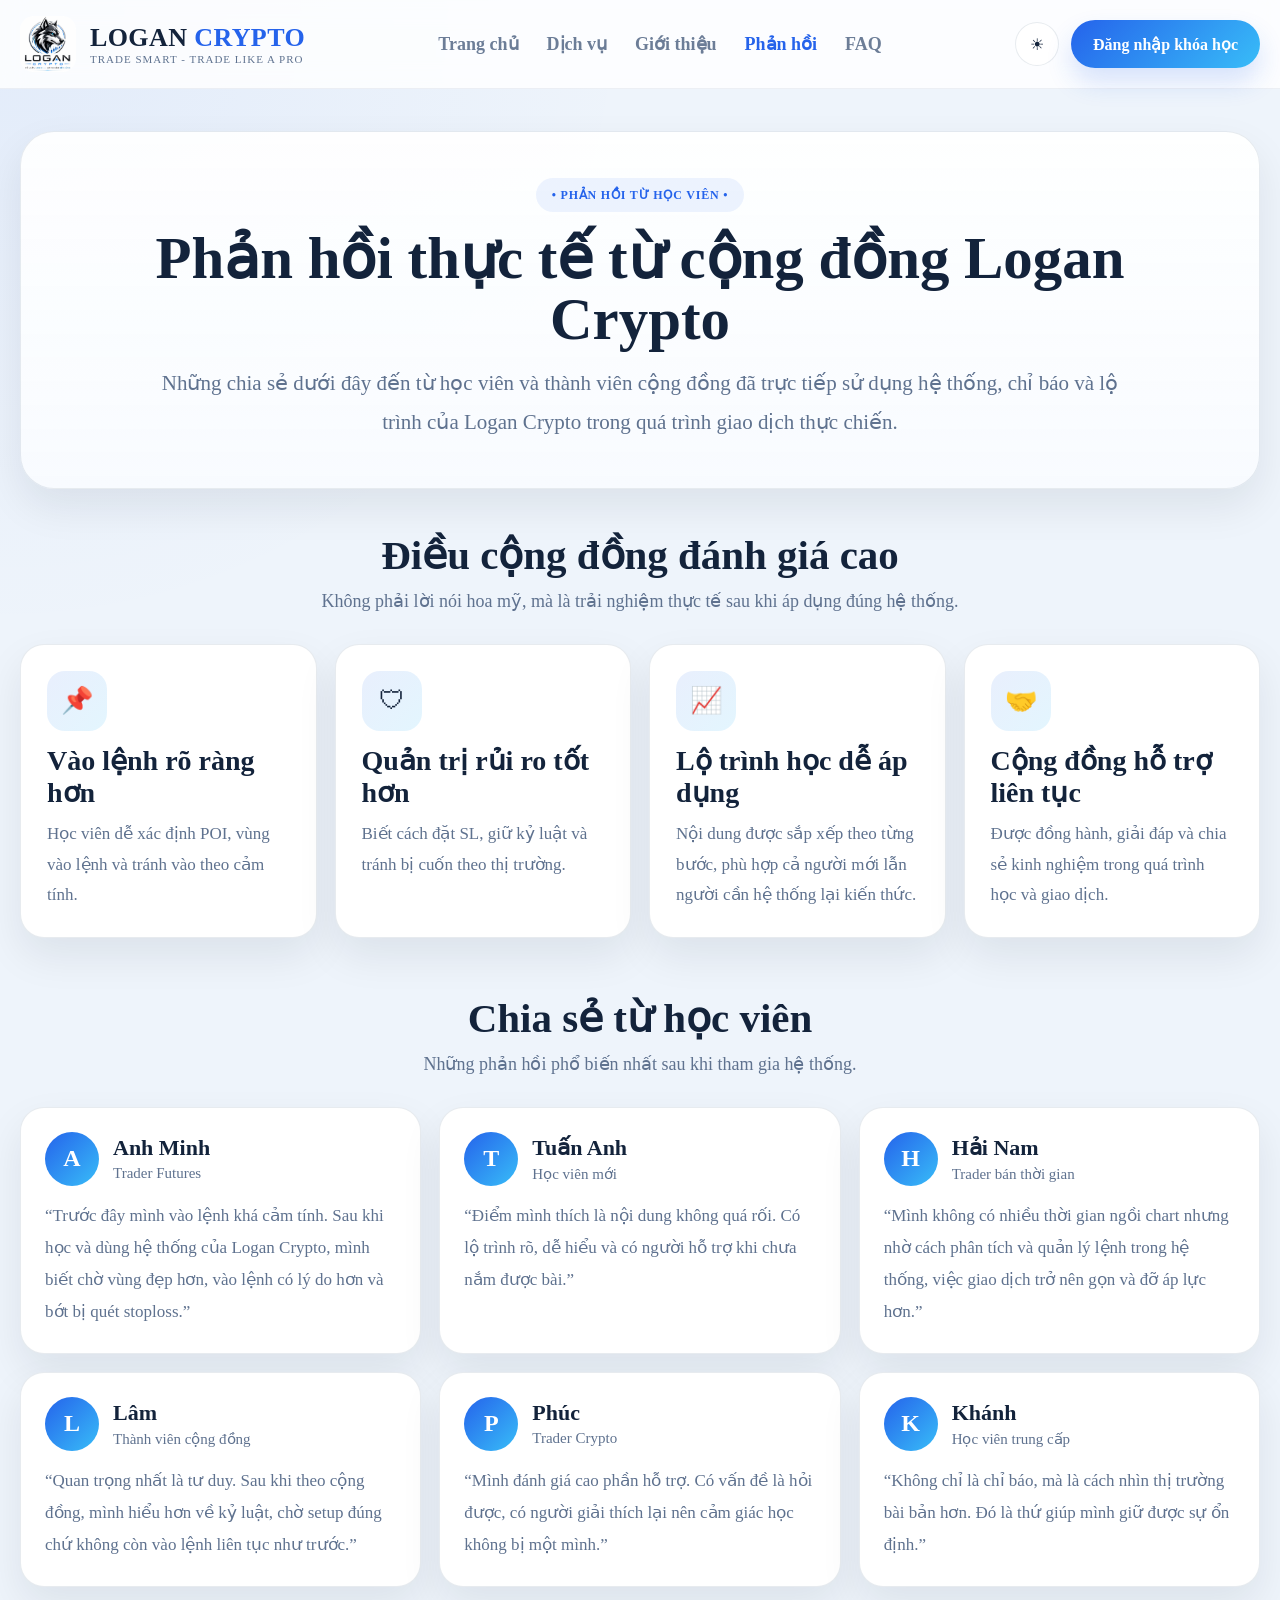
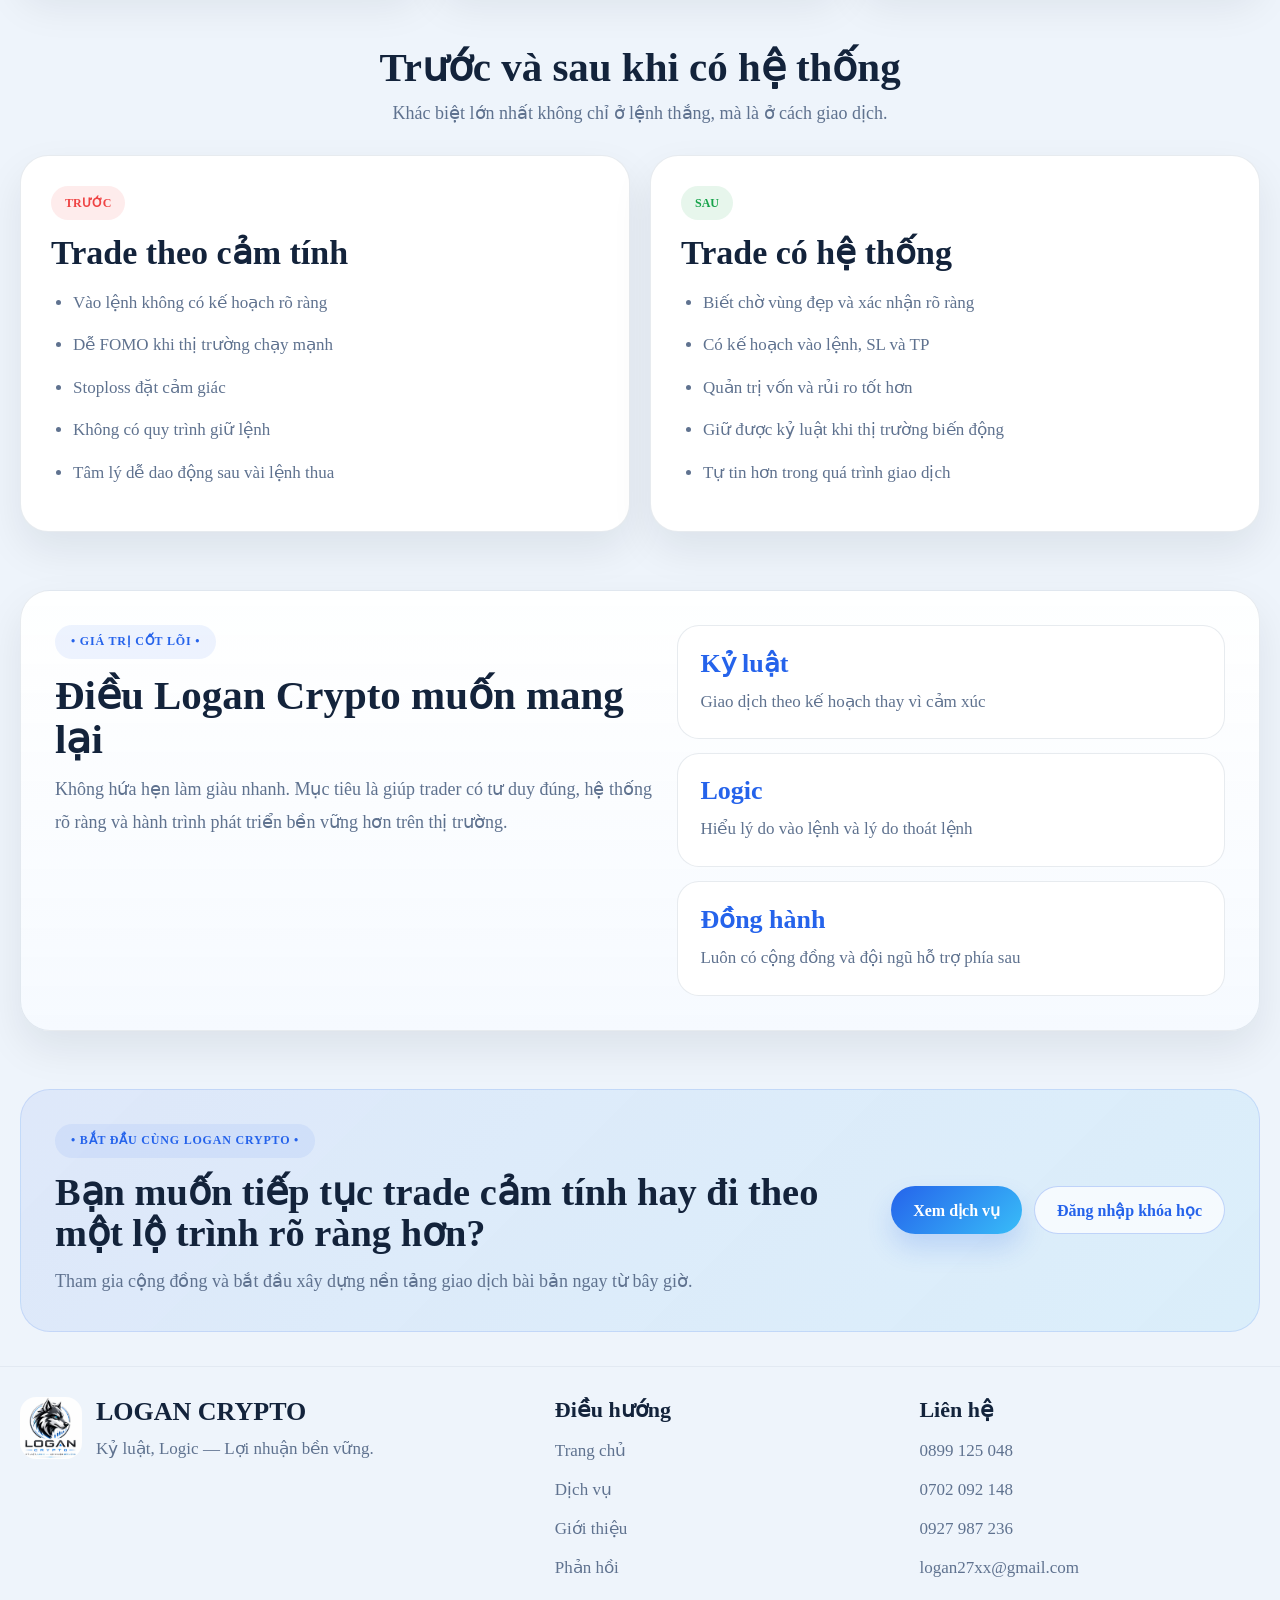
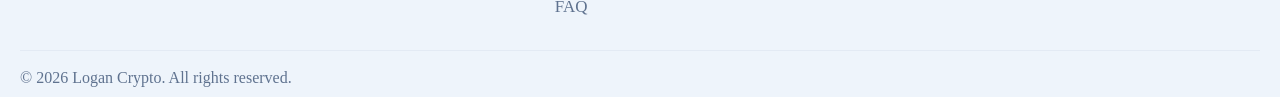
<file: reviews.html>
<!DOCTYPE html>
<html lang="vi">
<head>
  <meta charset="UTF-8" />
  <meta name="viewport" content="width=device-width, initial-scale=1.0" />
  <title>Phản hồi | Logan Crypto</title>
  <link rel="icon" href="./logan-logo.jpg" />
  <link rel="stylesheet" href="./reviews.css" />
</head>
<body class="light-mode">
  <div class="page-shell">
    <!-- HEADER -->
    <header class="site-header">
      <div class="container header-inner">
        <a href="./index.html" class="brand">
          <img src="./logan-logo.jpg" alt="Logan Crypto" class="brand-logo" />
          <div class="brand-text">
            <div class="brand-title">LOGAN <span>CRYPTO</span></div>
            <div class="brand-sub">TRADE SMART - TRADE LIKE A PRO</div>
          </div>
        </a>

        <nav class="main-nav" id="mainNav">
          <a href="./index.html">Trang chủ</a>
          <a href="./services.html">Dịch vụ</a>
          <a href="./about.html">Giới thiệu</a>
          <a href="./reviews.html" class="active">Phản hồi</a>
          <a href="./faq.html">FAQ</a>
        </nav>

        <div class="header-actions">
          <button id="themeToggle" class="theme-toggle" type="button" aria-label="Đổi giao diện">☀</button>
          <a href="./login.html" class="btn btn-primary">Đăng nhập khóa học</a>
          <button class="mobile-toggle" id="mobileToggle" type="button">☰</button>
        </div>
      </div>
    </header>

    <!-- MOBILE NAV -->
    <div class="mobile-nav" id="mobileNav">
      <a href="./index.html">Trang chủ</a>
      <a href="./services.html">Dịch vụ</a>
      <a href="./about.html">Giới thiệu</a>
      <a href="./reviews.html" class="active">Phản hồi</a>
      <a href="./faq.html">FAQ</a>
      <a href="./login.html" class="mobile-login-link">Đăng nhập khóa học</a>
    </div>

    <!-- HERO -->
    <section class="page-hero review-hero">
      <div class="container">
        <div class="page-hero-card">
          <div class="section-chip">• PHẢN HỒI TỪ HỌC VIÊN •</div>
          <h1>Phản hồi thực tế từ cộng đồng Logan Crypto</h1>
          <p>
            Những chia sẻ dưới đây đến từ học viên và thành viên cộng đồng đã trực tiếp sử dụng hệ thống,
            chỉ báo và lộ trình của Logan Crypto trong quá trình giao dịch thực chiến.
          </p>
        </div>
      </div>
    </section>

    <!-- OVERVIEW -->
    <section class="review-overview">
      <div class="container">
        <div class="section-head center">
          <h2>Điều cộng đồng đánh giá cao</h2>
          <p>Không phải lời nói hoa mỹ, mà là trải nghiệm thực tế sau khi áp dụng đúng hệ thống.</p>
        </div>

        <div class="review-overview-grid">
          <article class="info-card">
            <div class="info-icon">📌</div>
            <h3>Vào lệnh rõ ràng hơn</h3>
            <p>Học viên dễ xác định POI, vùng vào lệnh và tránh vào theo cảm tính.</p>
          </article>

          <article class="info-card">
            <div class="info-icon">🛡</div>
            <h3>Quản trị rủi ro tốt hơn</h3>
            <p>Biết cách đặt SL, giữ kỷ luật và tránh bị cuốn theo thị trường.</p>
          </article>

          <article class="info-card">
            <div class="info-icon">📈</div>
            <h3>Lộ trình học dễ áp dụng</h3>
            <p>Nội dung được sắp xếp theo từng bước, phù hợp cả người mới lẫn người cần hệ thống lại kiến thức.</p>
          </article>

          <article class="info-card">
            <div class="info-icon">🤝</div>
            <h3>Cộng đồng hỗ trợ liên tục</h3>
            <p>Được đồng hành, giải đáp và chia sẻ kinh nghiệm trong quá trình học và giao dịch.</p>
          </article>
        </div>
      </div>
    </section>

    <!-- TESTIMONIALS -->
    <section class="review-testimonials">
      <div class="container">
        <div class="section-head center">
          <h2>Chia sẻ từ học viên</h2>
          <p>Những phản hồi phổ biến nhất sau khi tham gia hệ thống.</p>
        </div>

        <div class="testimonial-grid">
          <article class="testimonial-card">
            <div class="testimonial-top">
              <div class="testimonial-avatar">A</div>
              <div>
                <h3>Anh Minh</h3>
                <span>Trader Futures</span>
              </div>
            </div>
            <p>
              “Trước đây mình vào lệnh khá cảm tính. Sau khi học và dùng hệ thống của Logan Crypto,
              mình biết chờ vùng đẹp hơn, vào lệnh có lý do hơn và bớt bị quét stoploss.”
            </p>
          </article>

          <article class="testimonial-card">
            <div class="testimonial-top">
              <div class="testimonial-avatar">T</div>
              <div>
                <h3>Tuấn Anh</h3>
                <span>Học viên mới</span>
              </div>
            </div>
            <p>
              “Điểm mình thích là nội dung không quá rối. Có lộ trình rõ, dễ hiểu và có người hỗ trợ khi chưa nắm được bài.”
            </p>
          </article>

          <article class="testimonial-card">
            <div class="testimonial-top">
              <div class="testimonial-avatar">H</div>
              <div>
                <h3>Hải Nam</h3>
                <span>Trader bán thời gian</span>
              </div>
            </div>
            <p>
              “Mình không có nhiều thời gian ngồi chart nhưng nhờ cách phân tích và quản lý lệnh trong hệ thống,
              việc giao dịch trở nên gọn và đỡ áp lực hơn.”
            </p>
          </article>

          <article class="testimonial-card">
            <div class="testimonial-top">
              <div class="testimonial-avatar">L</div>
              <div>
                <h3>Lâm</h3>
                <span>Thành viên cộng đồng</span>
              </div>
            </div>
            <p>
              “Quan trọng nhất là tư duy. Sau khi theo cộng đồng, mình hiểu hơn về kỷ luật, chờ setup đúng
              chứ không còn vào lệnh liên tục như trước.”
            </p>
          </article>

          <article class="testimonial-card">
            <div class="testimonial-top">
              <div class="testimonial-avatar">P</div>
              <div>
                <h3>Phúc</h3>
                <span>Trader Crypto</span>
              </div>
            </div>
            <p>
              “Mình đánh giá cao phần hỗ trợ. Có vấn đề là hỏi được, có người giải thích lại nên cảm giác học không bị một mình.”
            </p>
          </article>

          <article class="testimonial-card">
            <div class="testimonial-top">
              <div class="testimonial-avatar">K</div>
              <div>
                <h3>Khánh</h3>
                <span>Học viên trung cấp</span>
              </div>
            </div>
            <p>
              “Không chỉ là chỉ báo, mà là cách nhìn thị trường bài bản hơn. Đó là thứ giúp mình giữ được sự ổn định.”
            </p>
          </article>
        </div>
      </div>
    </section>

    <!-- BEFORE AFTER -->
    <section class="review-compare">
      <div class="container">
        <div class="section-head center">
          <h2>Trước và sau khi có hệ thống</h2>
          <p>Khác biệt lớn nhất không chỉ ở lệnh thắng, mà là ở cách giao dịch.</p>
        </div>

        <div class="compare-grid">
          <article class="compare-card before">
            <div class="compare-label">TRƯỚC</div>
            <h3>Trade theo cảm tính</h3>
            <ul>
              <li>Vào lệnh không có kế hoạch rõ ràng</li>
              <li>Dễ FOMO khi thị trường chạy mạnh</li>
              <li>Stoploss đặt cảm giác</li>
              <li>Không có quy trình giữ lệnh</li>
              <li>Tâm lý dễ dao động sau vài lệnh thua</li>
            </ul>
          </article>

          <article class="compare-card after">
            <div class="compare-label">SAU</div>
            <h3>Trade có hệ thống</h3>
            <ul>
              <li>Biết chờ vùng đẹp và xác nhận rõ ràng</li>
              <li>Có kế hoạch vào lệnh, SL và TP</li>
              <li>Quản trị vốn và rủi ro tốt hơn</li>
              <li>Giữ được kỷ luật khi thị trường biến động</li>
              <li>Tự tin hơn trong quá trình giao dịch</li>
            </ul>
          </article>
        </div>
      </div>
    </section>

    <!-- RESULT BLOCK -->
    <section class="review-results">
      <div class="container">
        <div class="result-box">
          <div class="result-content">
            <div class="section-chip">• GIÁ TRỊ CỐT LÕI •</div>
            <h2>Điều Logan Crypto muốn mang lại</h2>
            <p>
              Không hứa hẹn làm giàu nhanh. Mục tiêu là giúp trader có tư duy đúng,
              hệ thống rõ ràng và hành trình phát triển bền vững hơn trên thị trường.
            </p>
          </div>

          <div class="result-stats">
            <div class="result-stat">
              <strong>Kỷ luật</strong>
              <span>Giao dịch theo kế hoạch thay vì cảm xúc</span>
            </div>
            <div class="result-stat">
              <strong>Logic</strong>
              <span>Hiểu lý do vào lệnh và lý do thoát lệnh</span>
            </div>
            <div class="result-stat">
              <strong>Đồng hành</strong>
              <span>Luôn có cộng đồng và đội ngũ hỗ trợ phía sau</span>
            </div>
          </div>
        </div>
      </div>
    </section>

    <!-- CTA -->
    <section class="review-cta">
      <div class="container">
        <div class="cta-box">
          <div>
            <div class="section-chip">• BẮT ĐẦU CÙNG LOGAN CRYPTO •</div>
            <h2>Bạn muốn tiếp tục trade cảm tính hay đi theo một lộ trình rõ ràng hơn?</h2>
            <p>
              Tham gia cộng đồng và bắt đầu xây dựng nền tảng giao dịch bài bản ngay từ bây giờ.
            </p>
          </div>

          <div class="cta-actions">
            <a href="./services.html" class="btn btn-primary">Xem dịch vụ</a>
            <a href="./login.html" class="btn btn-outline">Đăng nhập khóa học</a>
          </div>
        </div>
      </div>
    </section>

    <!-- FOOTER -->
    <footer class="site-footer">
      <div class="container footer-grid">
        <div class="footer-brand">
          <img src="./logan-logo.jpg" alt="Logan Crypto" class="footer-logo" />
          <div>
            <div class="footer-title">LOGAN CRYPTO</div>
            <p>Kỷ luật, Logic — Lợi nhuận bền vững.</p>
          </div>
        </div>

        <div class="footer-col">
          <h4>Điều hướng</h4>
          <a href="./index.html">Trang chủ</a>
          <a href="./services.html">Dịch vụ</a>
          <a href="./about.html">Giới thiệu</a>
          <a href="./reviews.html">Phản hồi</a>
          <a href="./faq.html">FAQ</a>
        </div>

        <div class="footer-col">
          <h4>Liên hệ</h4>
          <p>0899 125 048</p>
          <p>0702 092 148</p>
          <p>0927 987 236</p>
          <p>logan27xx@gmail.com</p>
        </div>
      </div>

      <div class="container footer-bottom">
        <p>© 2026 Logan Crypto. All rights reserved.</p>
      </div>
    </footer>
  </div>

  <script src="./site.js"></script>
</body>
</html>
</file>
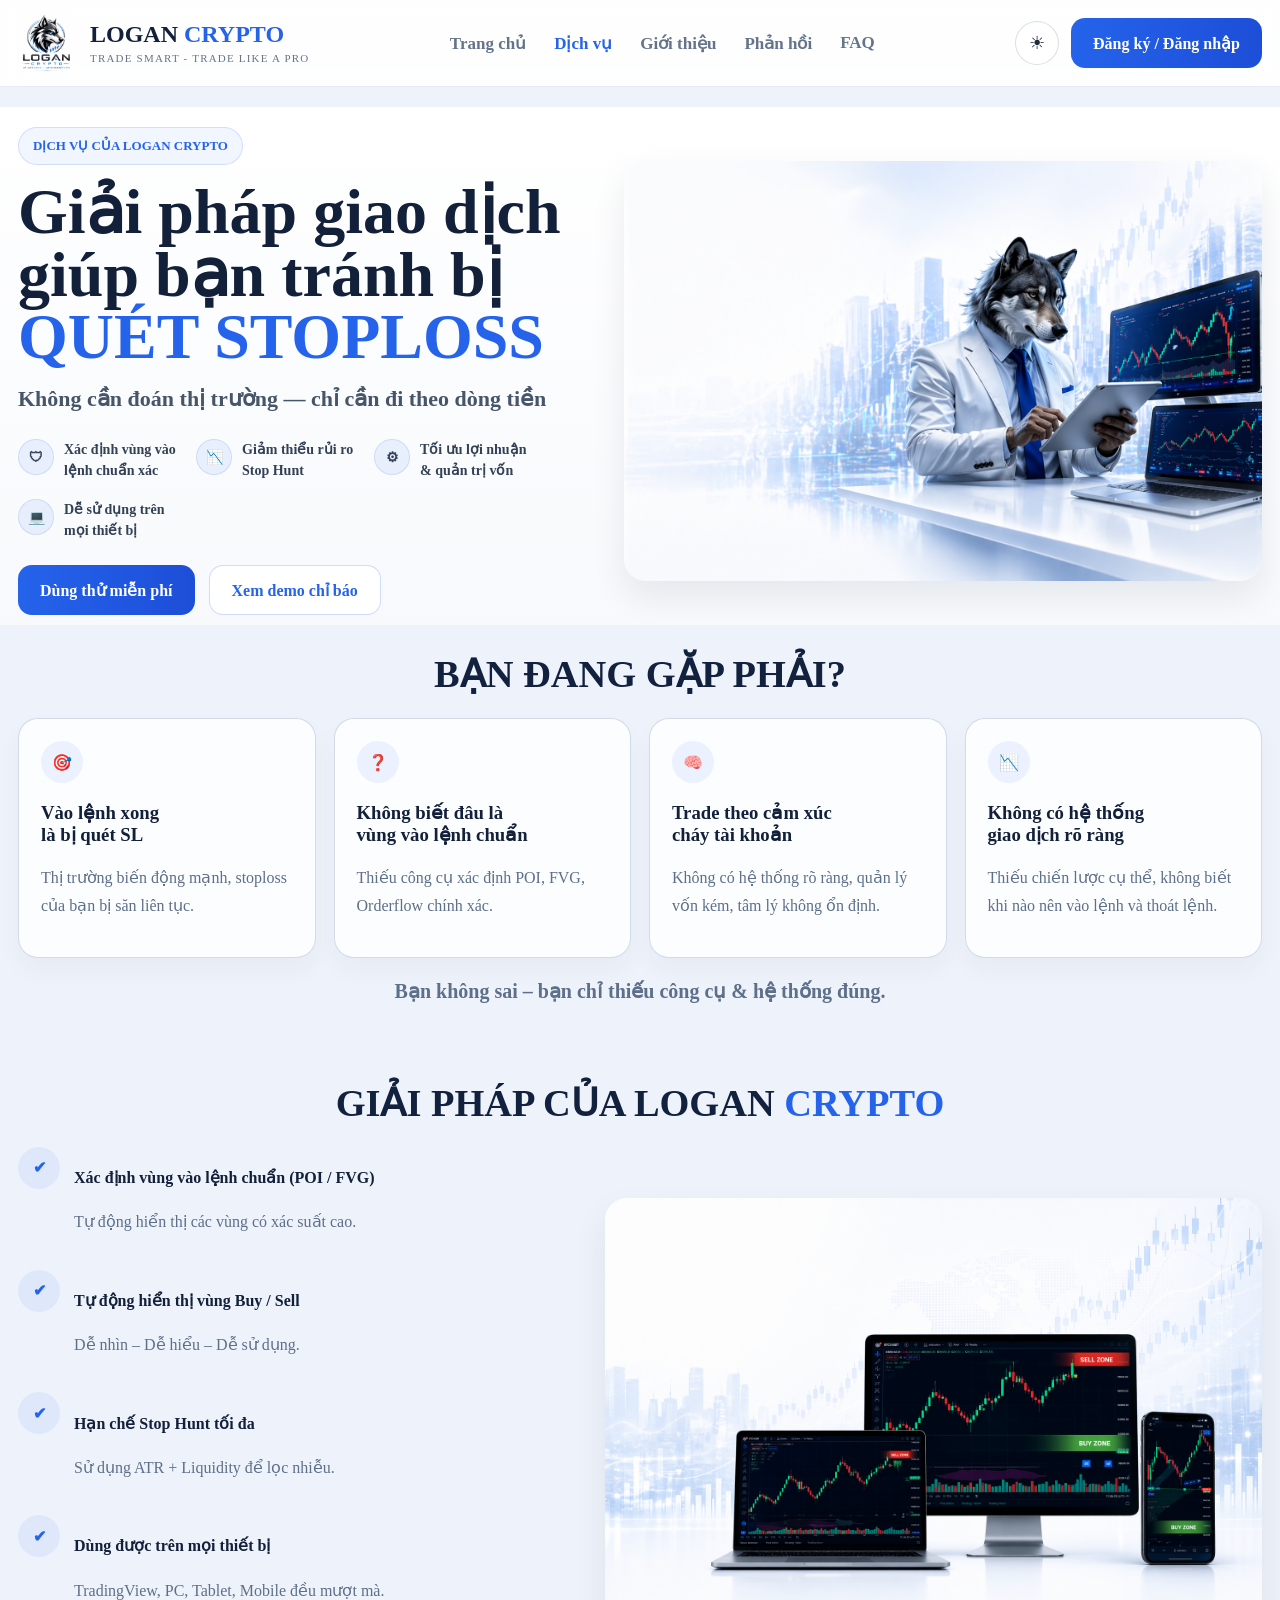
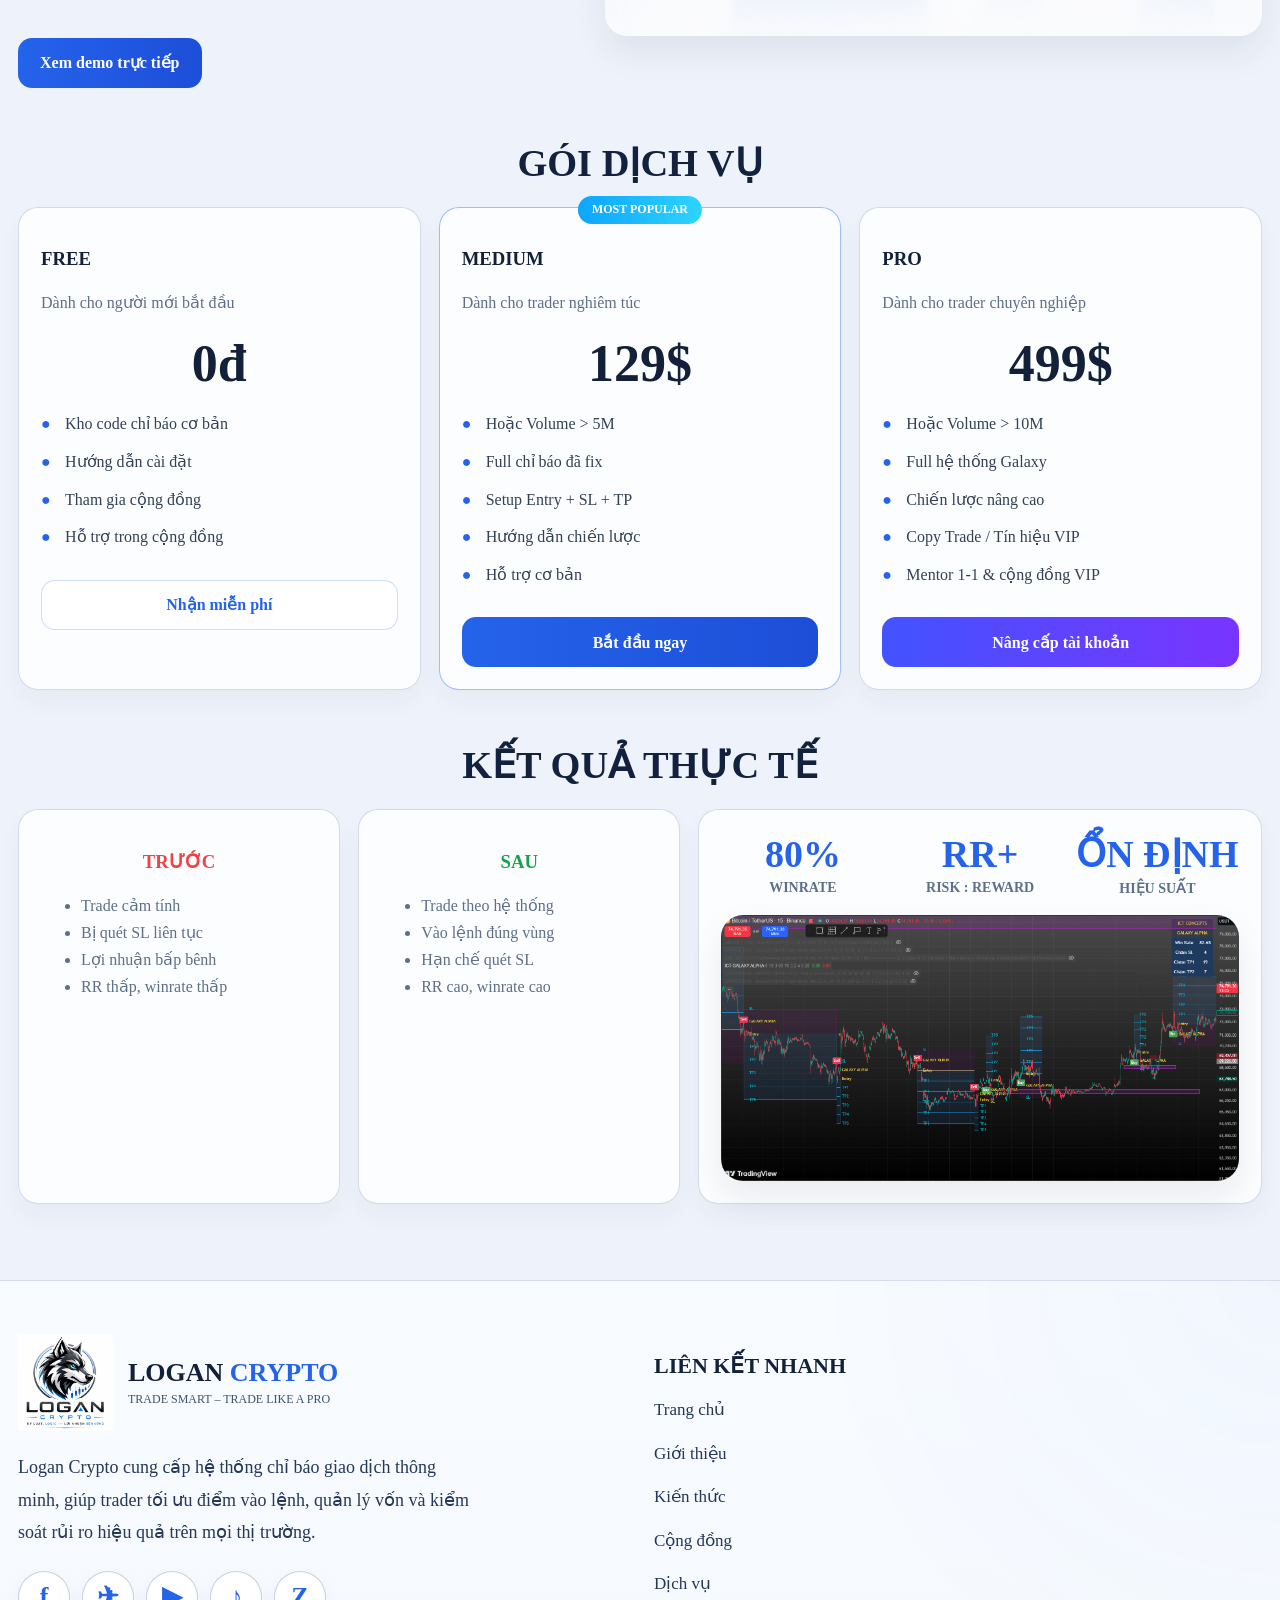
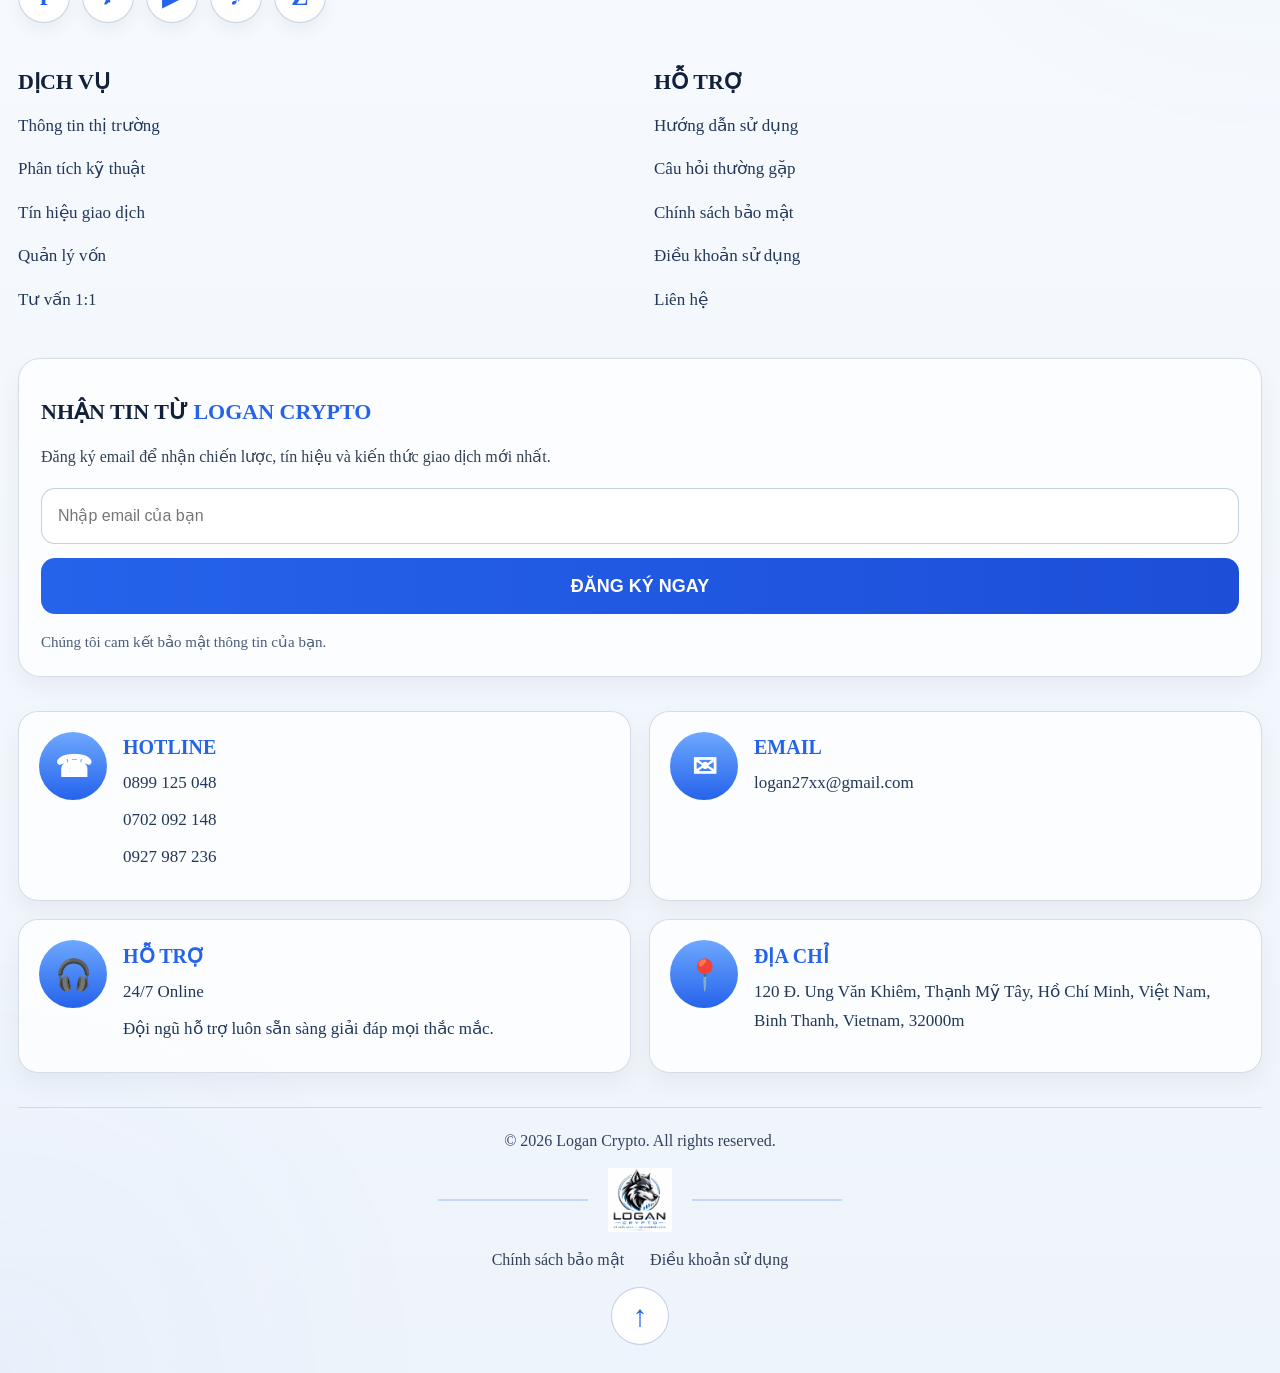
<file: services.html>
<!DOCTYPE html>
<html lang="vi">
<head>
  <meta charset="UTF-8" />
  <meta name="viewport" content="width=device-width, initial-scale=1.0" />
  <title>Logan Crypto | Dịch vụ</title>
  <link rel="icon" href="./logan-logo.jpg" />
  <link rel="stylesheet" href="./site.css?v=1" />
  <link rel="stylesheet" href="./services.css?v=1" />
</head>
<body class="light-theme">
  <header class="site-header">
    <div class="page-shell header-inner">
      <a href="./index.html" class="brand">
        <img src="./logan-logo.jpg" alt="Logan Crypto" class="brand-logo" />
        <div class="brand-text">
          <div class="brand-title">LOGAN <span>CRYPTO</span></div>
          <div class="brand-sub">TRADE SMART - TRADE LIKE A PRO</div>
        </div>
      </a>

      <nav class="main-nav" id="mainNav">
        <a href="./index.html">Trang chủ</a>
        <a href="./services.html" class="active">Dịch vụ</a>
        <a href="./about.html">Giới thiệu</a>
        <a href="./reviews.html">Phản hồi</a>
        <a href="./faq.html">FAQ</a>
      </nav>

      <div class="header-actions">
        <button class="theme-toggle" id="themeToggle" aria-label="Đổi giao diện">☀</button>
        <a href="./login.html" class="btn btn-primary login-btn">Đăng ký / Đăng nhập</a>
        <button class="menu-toggle" id="menuToggle" aria-label="Mở menu">☰</button>
      </div>
    </div>
  </header>

  <main class="services-main">
    <section class="services-hero-section">
      <div class="services-hero-glow"></div>

      <div class="page-shell services-hero-grid">
        <div class="services-hero-copy">
          <div class="service-chip">DỊCH VỤ CỦA LOGAN CRYPTO</div>

          <h1>
            Giải pháp giao dịch<br />
            giúp bạn tránh bị<br />
            <span>QUÉT STOPLOSS</span>
          </h1>

          <p class="services-hero-desc">
            Không cần đoán thị trường — chỉ cần đi theo dòng tiền
          </p>

          <div class="services-mini-features">
            <div class="services-mini-item"><span class="mini-icon">🛡</span><span>Xác định vùng vào<br>lệnh chuẩn xác</span></div>
            <div class="services-mini-item"><span class="mini-icon">📉</span><span>Giảm thiểu rủi ro<br>Stop Hunt</span></div>
            <div class="services-mini-item"><span class="mini-icon">⚙</span><span>Tối ưu lợi nhuận<br>& quản trị vốn</span></div>
            <div class="services-mini-item"><span class="mini-icon">💻</span><span>Dễ sử dụng trên<br>mọi thiết bị</span></div>
          </div>

          <div class="services-hero-actions">
            <a href="./register.html" class="btn btn-primary">Dùng thử miễn phí</a>
            <a href="#service-solution" class="btn btn-outline">Xem demo chỉ báo</a>
          </div>
        </div>

        <div class="service-hero-media">
          <img src="./services-hero.png" alt="Hero dịch vụ Logan Crypto" />
        </div>
      </div>
    </section>

    <section class="problem-section service-section">
      <div class="page-shell">
        <h2 class="section-title">BẠN ĐANG GẶP PHẢI?</h2>
        <div class="problem-grid">
          <div class="problem-card"><div class="problem-icon">🎯</div><h3>Vào lệnh xong<br>là bị quét SL</h3><p>Thị trường biến động mạnh, stoploss của bạn bị săn liên tục.</p></div>
          <div class="problem-card"><div class="problem-icon">❓</div><h3>Không biết đâu là<br>vùng vào lệnh chuẩn</h3><p>Thiếu công cụ xác định POI, FVG, Orderflow chính xác.</p></div>
          <div class="problem-card"><div class="problem-icon">🧠</div><h3>Trade theo cảm xúc<br>cháy tài khoản</h3><p>Không có hệ thống rõ ràng, quản lý vốn kém, tâm lý không ổn định.</p></div>
          <div class="problem-card"><div class="problem-icon">📉</div><h3>Không có hệ thống<br>giao dịch rõ ràng</h3><p>Thiếu chiến lược cụ thể, không biết khi nào nên vào lệnh và thoát lệnh.</p></div>
        </div>
        <p class="problem-note">Bạn không sai – bạn chỉ thiếu công cụ & hệ thống đúng.</p>
      </div>
    </section>

    <section class="solution-section service-section" id="service-solution">
      <div class="page-shell">
        <h2 class="section-title">GIẢI PHÁP CỦA LOGAN <span>CRYPTO</span></h2>
        <div class="solution-grid">
          <div class="solution-list">
            <div class="solution-item"><span class="solution-check">✔</span><div><h4>Xác định vùng vào lệnh chuẩn (POI / FVG)</h4><p>Tự động hiển thị các vùng có xác suất cao.</p></div></div>
            <div class="solution-item"><span class="solution-check">✔</span><div><h4>Tự động hiển thị vùng Buy / Sell</h4><p>Dễ nhìn – Dễ hiểu – Dễ sử dụng.</p></div></div>
            <div class="solution-item"><span class="solution-check">✔</span><div><h4>Hạn chế Stop Hunt tối đa</h4><p>Sử dụng ATR + Liquidity để lọc nhiễu.</p></div></div>
            <div class="solution-item"><span class="solution-check">✔</span><div><h4>Dùng được trên mọi thiết bị</h4><p>TradingView, PC, Tablet, Mobile đều mượt mà.</p></div></div>
            <div class="solution-action"><a href="./register.html" class="btn btn-primary">Xem demo trực tiếp</a></div>
          </div>

          <div class="solution-media">
            <img src="./services-solution-screen.png" alt="Màn hình giải pháp Logan Crypto" />
          </div>
        </div>
      </div>
    </section>

    <section class="pricing-section service-section">
      <div class="page-shell">
        <h2 class="section-title">GÓI DỊCH VỤ</h2>

        <div class="pricing-grid">
          <div class="pricing-card">
            <h3>FREE</h3>
            <div class="pricing-sub">Dành cho người mới bắt đầu</div>
            <div class="pricing-price">0đ</div>
            <ul>
              <li>Kho code chỉ báo cơ bản</li>
              <li>Hướng dẫn cài đặt</li>
              <li>Tham gia cộng đồng</li>
              <li>Hỗ trợ trong cộng đồng</li>
            </ul>
            <a href="./register.html" class="btn btn-outline pricing-btn">Nhận miễn phí</a>
          </div>

          <div class="pricing-card popular">
            <div class="popular-badge">MOST POPULAR</div>
            <h3>MEDIUM</h3>
            <div class="pricing-sub">Dành cho trader nghiêm túc</div>
            <div class="pricing-price">129$</div>
            <ul>
              <li>Hoặc Volume &gt; 5M</li>
              <li>Full chỉ báo đã fix</li>
              <li>Setup Entry + SL + TP</li>
              <li>Hướng dẫn chiến lược</li>
              <li>Hỗ trợ cơ bản</li>
            </ul>
            <a href="./register.html" class="btn btn-primary pricing-btn">Bắt đầu ngay</a>
          </div>

          <div class="pricing-card">
            <h3>PRO</h3>
            <div class="pricing-sub">Dành cho trader chuyên nghiệp</div>
            <div class="pricing-price">499$</div>
            <ul>
              <li>Hoặc Volume &gt; 10M</li>
              <li>Full hệ thống Galaxy</li>
              <li>Chiến lược nâng cao</li>
              <li>Copy Trade / Tín hiệu VIP</li>
              <li>Mentor 1-1 & cộng đồng VIP</li>
            </ul>
            <a href="./register.html" class="btn btn-purple pricing-btn">Nâng cấp tài khoản</a>
          </div>
        </div>
      </div>
    </section>

    <section class="results-section service-section">
      <div class="page-shell">
        <h2 class="section-title">KẾT QUẢ THỰC TẾ</h2>
        <div class="result-grid">
          <div class="result-small before-box">
            <h3>TRƯỚC</h3>
            <ul>
              <li>Trade cảm tính</li>
              <li>Bị quét SL liên tục</li>
              <li>Lợi nhuận bấp bênh</li>
              <li>RR thấp, winrate thấp</li>
            </ul>
          </div>

          <div class="result-small after-box">
            <h3>SAU</h3>
            <ul>
              <li>Trade theo hệ thống</li>
              <li>Vào lệnh đúng vùng</li>
              <li>Hạn chế quét SL</li>
              <li>RR cao, winrate cao</li>
            </ul>
          </div>

          <div class="result-large">
            <div class="result-stats">
              <div><strong>80%</strong><span>WINRATE</span></div>
              <div><strong>RR+</strong><span>RISK : REWARD</span></div>
              <div><strong>ỔN ĐỊNH</strong><span>HIỆU SUẤT</span></div>
            </div>
            <div class="result-chart-wrap">
              <img src="./ICT.png" alt="Kết quả giao dịch thực tế" />
            </div>
          </div>
        </div>
      </div>
    </section>
  </main>

  <footer class="site-footer">
    <div class="footer-bg-pattern"></div>

    <div class="page-shell">
      <div class="footer-top">
        <div class="footer-col footer-brand-col">
          <div class="footer-brand">
            <img src="./logan-logo.jpg" alt="Logan Crypto" class="footer-logo" />
            <div>
              <div class="footer-brand-title">LOGAN <span>CRYPTO</span></div>
              <div class="footer-brand-sub">TRADE SMART – TRADE LIKE A PRO</div>
            </div>
          </div>

          <p class="footer-desc">
            Logan Crypto cung cấp hệ thống chỉ báo giao dịch thông minh, giúp trader tối ưu điểm vào lệnh,
            quản lý vốn và kiểm soát rủi ro hiệu quả trên mọi thị trường.
          </p>

          <div class="footer-socials">
            <a href="#">f</a>
            <a href="#">✈</a>
            <a href="#">▶</a>
            <a href="#">♪</a>
            <a href="#">Z</a>
          </div>
        </div>

        <div class="footer-col">
          <h4>LIÊN KẾT NHANH</h4>
          <ul class="footer-links">
            <li><a href="./index.html">Trang chủ</a></li>
            <li><a href="./about.html">Giới thiệu</a></li>
            <li><a href="./about.html">Kiến thức</a></li>
            <li><a href="./reviews.html">Cộng đồng</a></li>
            <li><a href="./services.html">Dịch vụ</a></li>
          </ul>
        </div>

        <div class="footer-col">
          <h4>DỊCH VỤ</h4>
          <ul class="footer-links">
            <li><a href="./services.html">Thông tin thị trường</a></li>
            <li><a href="./services.html">Phân tích kỹ thuật</a></li>
            <li><a href="./services.html">Tín hiệu giao dịch</a></li>
            <li><a href="./services.html">Quản lý vốn</a></li>
            <li><a href="./services.html">Tư vấn 1:1</a></li>
          </ul>
        </div>

        <div class="footer-col">
          <h4>HỖ TRỢ</h4>
          <ul class="footer-links">
            <li><a href="./faq.html">Hướng dẫn sử dụng</a></li>
            <li><a href="./faq.html">Câu hỏi thường gặp</a></li>
            <li><a href="./faq.html">Chính sách bảo mật</a></li>
            <li><a href="./faq.html">Điều khoản sử dụng</a></li>
            <li><a href="./faq.html">Liên hệ</a></li>
          </ul>
        </div>

        <div class="footer-col footer-newsletter">
          <h4>NHẬN TIN TỪ <span>LOGAN CRYPTO</span></h4>
          <p>Đăng ký email để nhận chiến lược, tín hiệu và kiến thức giao dịch mới nhất.</p>
          <form class="footer-form">
            <input type="email" placeholder="Nhập email của bạn" />
            <button type="submit">ĐĂNG KÝ NGAY</button>
          </form>
          <div class="footer-note">Chúng tôi cam kết bảo mật thông tin của bạn.</div>
        </div>
      </div>

      <div class="footer-contact-grid">
        <div class="footer-contact-card">
          <div class="footer-contact-icon">☎</div>
          <div>
            <h5>HOTLINE</h5>
            <p>0899 125 048</p>
            <p>0702 092 148</p>
            <p>0927 987 236</p>
          </div>
        </div>

        <div class="footer-contact-card">
          <div class="footer-contact-icon">✉</div>
          <div>
            <h5>EMAIL</h5>
            <p>logan27xx@gmail.com</p>
          </div>
        </div>

        <div class="footer-contact-card">
          <div class="footer-contact-icon">🎧</div>
          <div>
            <h5>HỖ TRỢ</h5>
            <p>24/7 Online</p>
            <small>Đội ngũ hỗ trợ luôn sẵn sàng giải đáp mọi thắc mắc.</small>
          </div>
        </div>

        <div class="footer-contact-card">
          <div class="footer-contact-icon">📍</div>
          <div>
            <h5>ĐỊA CHỈ</h5>
            <p>120 Đ. Ung Văn Khiêm, Thạnh Mỹ Tây, Hồ Chí Minh, Việt Nam, Binh Thanh, Vietnam, 32000m</p>
          </div>
        </div>
      </div>

      <div class="footer-bottom">
        <div class="footer-copy">© 2026 Logan Crypto. All rights reserved.</div>
        <div class="footer-center-logo">
          <span class="footer-line"></span>
          <img src="./logan-logo.jpg" alt="Logan Crypto" />
          <span class="footer-line"></span>
        </div>
        <div class="footer-policy-links">
          <a href="./faq.html">Chính sách bảo mật</a>
          <a href="./faq.html">Điều khoản sử dụng</a>
        </div>
        <a href="#" class="footer-top-btn">↑</a>
      </div>
    </div>
  </footer>

  <script src="./site.js"></script>
</body>
</html>
</file>
<file: site.css>
:root {
  --bg: #eef3fb;
  --surface: rgba(255,255,255,0.82);
  --surface-2: rgba(255,255,255,0.72);
  --border: rgba(205, 216, 232, 0.9);
  --text: #13203a;
  --text-soft: #5d6f89;
  --primary: #2563eb;
  --primary-2: #56ccff;
}

* {
  box-sizing: border-box;
}

html,
body {
  margin: 0;
  padding: 0;
  font-family: "Times New Roman", Times, serif;
  background: var(--bg);
  color: var(--text);
  overflow-x: hidden;
}

body.dark-theme {
  --bg: #071427;
  --surface: rgba(255,255,255,0.04);
  --surface-2: rgba(255,255,255,0.05);
  --border: rgba(90, 129, 196, 0.18);
  --text: #eff6ff;
  --text-soft: #c7d8ef;
  --primary: #56ccff;
  --primary-2: #7ddcff;
}

img {
  display: block;
  max-width: 100%;
}

a {
  color: inherit;
  text-decoration: none;
}

.page-shell {
  width: 100%;
  max-width: 1680px;
  margin: 0 auto;
  padding: 0 18px;
}

/* header */
.site-header {
  position: sticky;
  top: 0;
  z-index: 100;
  background: rgba(255, 255, 255, 0.92);
  border-bottom: 1px solid rgba(180, 195, 220, 0.35);
  backdrop-filter: blur(10px);
}

body.dark-theme .site-header {
  background: rgba(3, 12, 30, 0.78);
  border-bottom: 1px solid rgba(90, 129, 196, 0.18);
}

.header-inner {
  min-height: 86px;
  display: flex;
  align-items: center;
  justify-content: space-between;
  gap: 22px;
}

.brand {
  display: flex;
  align-items: center;
  gap: 14px;
  min-width: 250px;
}

.brand-logo {
  width: 58px;
  height: 58px;
  object-fit: contain;
  border-radius: 12px;
}

.brand-title {
  font-size: 24px;
  line-height: 1;
  font-weight: 900;
  color: #13203a;
}

.brand-title span {
  color: #2563eb;
}

body.dark-theme .brand-title {
  color: #f2f7ff;
}

body.dark-theme .brand-title span {
  color: #56ccff;
}

.brand-sub {
  margin-top: 6px;
  font-size: 11px;
  letter-spacing: 1.2px;
  color: #64748b;
}

body.dark-theme .brand-sub {
  color: #c6d7f0;
}

.main-nav {
  display: flex;
  align-items: center;
  gap: 28px;
}

.main-nav a {
  font-size: 17px;
  font-weight: 700;
  color: #64748b;
}

.main-nav a.active,
.main-nav a:hover {
  color: #2563eb;
}

body.dark-theme .main-nav a {
  color: #c6d7f0;
}

body.dark-theme .main-nav a.active,
body.dark-theme .main-nav a:hover {
  color: #56ccff;
}

.header-actions {
  display: flex;
  align-items: center;
  gap: 12px;
}

.theme-toggle,
.menu-toggle {
  width: 44px;
  height: 44px;
  border-radius: 999px;
  border: 1px solid rgba(148, 163, 184, 0.35);
  background: #ffffff;
  color: #1e293b;
  cursor: pointer;
  font-size: 18px;
}

body.dark-theme .theme-toggle,
body.dark-theme .menu-toggle {
  background: rgba(255,255,255,0.04);
  border-color: rgba(92, 138, 209, 0.24);
  color: #dceaff;
}

.menu-toggle {
  display: none;
}

.btn {
  display: inline-flex;
  align-items: center;
  justify-content: center;
  min-height: 50px;
  padding: 0 22px;
  border-radius: 14px;
  font-size: 16px;
  font-weight: 800;
  transition: .25s ease;
}

.btn-primary {
  background: linear-gradient(90deg, #2563eb, #1d4ed8);
  color: #ffffff;
  border: none;
}

.btn-outline {
  border: 1px solid rgba(37, 99, 235, 0.22);
  background: #ffffff;
  color: #2563eb;
}

body.dark-theme .btn-outline {
  background: rgba(255,255,255,0.03);
  border-color: rgba(86, 204, 255, 0.18);
  color: #56ccff;
}

/* footer */
.site-footer {
  position: relative;
  margin-top: 40px;
  background: linear-gradient(180deg, #f8fbff 0%, #eef4fb 100%);
  border-top: 1px solid rgba(180, 195, 220, 0.45);
  overflow: hidden;
}

body.dark-theme .site-footer {
  background: linear-gradient(180deg, #071427 0%, #091a31 100%);
  border-top: 1px solid rgba(90, 129, 196, 0.16);
}

.footer-bg-pattern {
  position: absolute;
  inset: 0;
  pointer-events: none;
  opacity: 0.45;
  background:
    radial-gradient(circle at left bottom, rgba(59, 130, 246, 0.08), transparent 22%),
    radial-gradient(circle at right top, rgba(59, 130, 246, 0.08), transparent 24%);
}

body.dark-theme .footer-bg-pattern {
  opacity: 0.22;
}

.site-footer .page-shell {
  position: relative;
  z-index: 2;
  padding-top: 54px;
  padding-bottom: 28px;
}

.footer-top {
  display: grid;
  grid-template-columns: 1.3fr 0.7fr 0.7fr 0.7fr 1fr;
  gap: 28px;
  align-items: start;
}

.footer-brand {
  display: flex;
  align-items: center;
  gap: 14px;
  margin-bottom: 20px;
}

.footer-logo {
  width: 96px;
  height: 96px;
  object-fit: contain;
}

.footer-brand-title {
  font-size: 26px;
  font-weight: 900;
  color: #13203a;
  line-height: 1;
}

.footer-brand-title span {
  color: #2563eb;
}

body.dark-theme .footer-brand-title {
  color: #eaf2ff;
}

body.dark-theme .footer-brand-title span {
  color: #56ccff;
}

.footer-brand-sub {
  margin-top: 6px;
  font-size: 12px;
  color: #40526f;
}

body.dark-theme .footer-brand-sub {
  color: #a9bdd8;
}

.footer-desc {
  margin: 0 0 22px;
  color: #24385a;
  font-size: 18px;
  line-height: 1.8;
  max-width: 460px;
}

body.dark-theme .footer-desc {
  color: #d2e0f3;
}

.footer-socials {
  display: flex;
  gap: 12px;
  flex-wrap: wrap;
}

.footer-socials a {
  width: 52px;
  height: 52px;
  border-radius: 999px;
  display: grid;
  place-items: center;
  background: #ffffff;
  border: 1px solid rgba(186, 198, 220, 0.8);
  color: #2563eb;
  font-size: 26px;
  font-weight: 900;
  box-shadow: 0 8px 18px rgba(15, 23, 42, 0.05);
}

body.dark-theme .footer-socials a {
  background: rgba(255,255,255,0.04);
  border: 1px solid rgba(90, 129, 196, 0.18);
  color: #56ccff;
}

.footer-col h4 {
  margin: 18px 0 18px;
  font-size: 22px;
  font-weight: 900;
  color: #13203a;
}

.footer-col h4 span {
  color: #2563eb;
}

body.dark-theme .footer-col h4 {
  color: #f2f7ff;
}

body.dark-theme .footer-col h4 span {
  color: #56ccff;
}

.footer-links {
  list-style: none;
  padding: 0;
  margin: 0;
}

.footer-links li {
  margin-bottom: 18px;
}

.footer-links a {
  color: #22375a;
  font-size: 17px;
  line-height: 1.5;
}

body.dark-theme .footer-links a {
  color: #d3e0f3;
}

.footer-newsletter {
  background: rgba(255,255,255,0.75);
  border: 1px solid rgba(203, 213, 225, 0.8);
  border-radius: 22px;
  padding: 22px;
  box-shadow: 0 10px 24px rgba(15, 23, 42, 0.05);
}

body.dark-theme .footer-newsletter {
  background: rgba(255,255,255,0.04);
  border: 1px solid rgba(90, 129, 196, 0.18);
}

.footer-newsletter p {
  margin: 0 0 18px;
  color: #334155;
  font-size: 16px;
  line-height: 1.7;
}

body.dark-theme .footer-newsletter p {
  color: #d0def2;
}

.footer-form {
  display: flex;
  flex-direction: column;
  gap: 14px;
}

.footer-form input {
  width: 100%;
  height: 56px;
  border-radius: 14px;
  border: 1px solid rgba(180, 195, 220, 0.8);
  background: #ffffff;
  padding: 0 16px;
  font-size: 16px;
  color: #13203a;
}

body.dark-theme .footer-form input {
  background: rgba(255,255,255,0.03);
  border: 1px solid rgba(90, 129, 196, 0.2);
  color: #eaf2ff;
}

.footer-form button {
  height: 56px;
  border: none;
  border-radius: 14px;
  background: linear-gradient(90deg, #2563eb, #1d4ed8);
  color: #ffffff;
  font-size: 18px;
  font-weight: 900;
  cursor: pointer;
}

.footer-note {
  margin-top: 16px;
  color: #4b5d79;
  font-size: 15px;
  line-height: 1.6;
}

body.dark-theme .footer-note {
  color: #baccdf;
}

.footer-contact-grid {
  margin-top: 34px;
  display: grid;
  grid-template-columns: repeat(4, minmax(0, 1fr));
  gap: 18px;
}

.footer-contact-card {
  display: flex;
  align-items: flex-start;
  gap: 16px;
  background: rgba(255,255,255,0.75);
  border: 1px solid rgba(203, 213, 225, 0.8);
  border-radius: 20px;
  padding: 20px;
  min-height: 150px;
  box-shadow: 0 10px 24px rgba(15, 23, 42, 0.05);
}

body.dark-theme .footer-contact-card {
  background: rgba(255,255,255,0.04);
  border: 1px solid rgba(90, 129, 196, 0.18);
}

.footer-contact-icon {
  width: 68px;
  height: 68px;
  flex-shrink: 0;
  border-radius: 999px;
  display: grid;
  place-items: center;
  background: linear-gradient(180deg, #6ea8ff 0%, #2563eb 100%);
  color: #ffffff;
  font-size: 30px;
  font-weight: 900;
}

.footer-contact-card h5 {
  margin: 4px 0 10px;
  font-size: 20px;
  font-weight: 900;
  color: #2563eb;
}

body.dark-theme .footer-contact-card h5 {
  color: #56ccff;
}

.footer-contact-card p,
.footer-contact-card small {
  display: block;
  margin: 0 0 8px;
  color: #22375a;
  font-size: 17px;
  line-height: 1.7;
}

body.dark-theme .footer-contact-card p,
body.dark-theme .footer-contact-card small {
  color: #d3e0f3;
}

.footer-bottom {
  margin-top: 34px;
  padding-top: 24px;
  border-top: 1px solid rgba(180, 195, 220, 0.5);
  display: grid;
  grid-template-columns: 1fr auto 1fr auto;
  gap: 18px;
  align-items: center;
}

body.dark-theme .footer-bottom {
  border-top: 1px solid rgba(90, 129, 196, 0.18);
}

.footer-copy {
  color: #31415d;
  font-size: 16px;
}

body.dark-theme .footer-copy {
  color: #cfddf1;
}

.footer-center-logo {
  display: flex;
  align-items: center;
  gap: 20px;
}

.footer-center-logo img {
  width: 64px;
  height: 64px;
  object-fit: contain;
}

.footer-line {
  display: block;
  width: 150px;
  height: 2px;
  background: rgba(37, 99, 235, 0.2);
}

body.dark-theme .footer-line {
  background: rgba(86, 204, 255, 0.18);
}

.footer-policy-links {
  display: flex;
  justify-content: center;
  gap: 26px;
  flex-wrap: wrap;
}

.footer-policy-links a {
  color: #31415d;
  font-size: 16px;
}

body.dark-theme .footer-policy-links a {
  color: #d1def1;
}

.footer-top-btn {
  width: 58px;
  height: 58px;
  border-radius: 999px;
  display: grid;
  place-items: center;
  background: #ffffff;
  border: 1px solid rgba(180, 195, 220, 0.8);
  color: #2563eb;
  font-size: 30px;
  font-weight: 900;
}

body.dark-theme .footer-top-btn {
  background: rgba(255,255,255,0.04);
  border: 1px solid rgba(90, 129, 196, 0.18);
  color: #56ccff;
}

@media (max-width: 1300px) {
  .footer-top {
    grid-template-columns: 1fr 1fr;
  }

  .footer-newsletter {
    grid-column: 1 / -1;
  }

  .footer-contact-grid {
    grid-template-columns: repeat(2, minmax(0, 1fr));
  }

  .footer-bottom {
    grid-template-columns: 1fr;
    text-align: center;
  }

  .footer-policy-links,
  .footer-center-logo {
    justify-content: center;
  }

  .footer-top-btn {
    margin: 0 auto;
  }
}

@media (max-width: 900px) {
  .main-nav {
    display: none;
    position: absolute;
    top: 86px;
    left: 0;
    right: 0;
    background: rgba(255,255,255,0.98);
    border-top: 1px solid rgba(180, 195, 220, 0.35);
    padding: 16px 18px;
    flex-direction: column;
    align-items: flex-start;
    gap: 14px;
  }

  body.dark-theme .main-nav {
    background: rgba(3, 12, 30, 0.98);
  }

  .main-nav.open {
    display: flex;
  }

  .menu-toggle {
    display: inline-grid;
    place-items: center;
  }

  .login-btn {
    display: none;
  }
}

@media (max-width: 767px) {
  .page-shell {
    padding: 0 12px;
  }

  .footer-top {
    grid-template-columns: 1fr;
    gap: 22px;
  }

  .footer-contact-grid {
    grid-template-columns: 1fr;
  }

  .footer-bottom {
    grid-template-columns: 1fr;
    text-align: center;
  }

  .footer-line {
    width: 70px;
  }
}
</file>
<file: index.css>
/* =========================
   INDEX PAGE ONLY
========================= */

.home-main {
  position: relative;
}

/* =========================
   HERO
========================= */

.hero-home {
  position: relative;
  padding: 42px 0 28px;
}

.hero-home-grid {
  display: grid;
  grid-template-columns: 1.02fr 0.98fr;
  gap: 24px;
  align-items: center;
}

.hero-home-copy {
  position: relative;
  z-index: 3;
  max-width: 820px;
}

.hero-chip {
  display: inline-flex;
  align-items: center;
  min-height: 38px;
  padding: 0 16px;
  border-radius: 999px;
  background: rgba(37, 99, 235, 0.08);
  border: 1px solid rgba(37, 99, 235, 0.16);
  color: #2563eb;
  font-size: 12px;
  font-weight: 900;
  letter-spacing: 1px;
  margin-bottom: 18px;
}

body.dark-theme .hero-chip {
  color: #67e8f9;
  background: rgba(86, 204, 255, 0.1);
  border-color: rgba(86, 204, 255, 0.18);
}

.hero-home-copy h1 {
  margin: 0 0 18px;
  font-size: clamp(44px, 5.4vw, 82px);
  line-height: 0.96;
  font-weight: 900;
  color: #13203a;
  letter-spacing: -0.5px;
}

.hero-home-copy h1 span {
  color: #2563eb;
}

body.dark-theme .hero-home-copy h1 {
  color: #eff6ff;
}

body.dark-theme .hero-home-copy h1 span {
  color: #56ccff;
}

.hero-home-copy p {
  margin: 0 0 28px;
  max-width: 690px;
  color: #4f6280;
  font-size: 19px;
  line-height: 1.85;
}

body.dark-theme .hero-home-copy p {
  color: #d4e1f5;
}

.hero-home-actions {
  display: flex;
  flex-wrap: wrap;
  gap: 14px;
  margin-bottom: 28px;
}

.hero-home-stats {
  display: grid;
  grid-template-columns: repeat(3, minmax(0, 1fr));
  gap: 16px;
  max-width: 900px;
}

.stat-box {
  padding: 22px 18px;
  border-radius: 22px;
  background: rgba(255, 255, 255, 0.84);
  border: 1px solid rgba(205, 216, 232, 0.95);
  box-shadow: 0 16px 34px rgba(15, 23, 42, 0.08);
  backdrop-filter: blur(10px);
}

body.dark-theme .stat-box {
  background: rgba(255, 255, 255, 0.05);
  border: 1px solid rgba(90, 129, 196, 0.18);
  box-shadow: none;
}

.stat-box strong {
  display: block;
  margin-bottom: 8px;
  font-size: 34px;
  line-height: 1;
  font-weight: 900;
  color: #2563eb;
}

body.dark-theme .stat-box strong {
  color: #56ccff;
}

.stat-box span {
  display: block;
  color: #5d6f89;
  font-size: 16px;
  line-height: 1.7;
}

body.dark-theme .stat-box span {
  color: #d5e2f4;
}

.hero-home-media {
  position: relative;
  z-index: 2;
}

.hero-home-media img {
  width: 100%;
  height: min(78vh, 760px);
  object-fit: cover;
  border-radius: 34px;
  box-shadow: 0 24px 60px rgba(15, 23, 42, 0.12);
}

/* =========================
   HERO VIDEO MODE
========================= */

.hero-home.hero-video-mode {
  min-height: 100vh;
  overflow: hidden;
  display: flex;
  align-items: center;
  padding: 0;
}

.hero-video-bg {
  position: absolute;
  inset: 0;
  width: 100%;
  height: 100%;
  object-fit: cover;
  object-position: center center;
  z-index: 1;
}

.hero-video-overlay {
  position: absolute;
  inset: 0;
  z-index: 2;
  background: linear-gradient(
    90deg,
    rgba(255, 255, 255, 0.76) 0%,
    rgba(255, 255, 255, 0.42) 36%,
    rgba(255, 255, 255, 0.08) 100%
  );
}

body.dark-theme .hero-video-overlay {
  background: linear-gradient(
    90deg,
    rgba(2, 6, 23, 0.8) 0%,
    rgba(2, 6, 23, 0.54) 38%,
    rgba(2, 6, 23, 0.16) 100%
  );
}

.hero-home.hero-video-mode .hero-home-grid {
  position: relative;
  z-index: 3;
  min-height: 100vh;
  display: flex;
  align-items: center;
  grid-template-columns: 1fr;
  width: 100%;
  padding-top: 110px;
  padding-bottom: 56px;
}

.hero-home.hero-video-mode .hero-home-media {
  display: none;
}

.hero-home.hero-video-mode .hero-home-copy {
  max-width: 780px;
}

.hero-home.hero-video-mode .hero-chip {
  background: rgba(37, 99, 235, 0.08);
  border: 1px solid rgba(37, 99, 235, 0.16);
  color: #2563eb;
}

body.dark-theme .hero-home.hero-video-mode .hero-chip {
  color: #67e8f9;
  background: rgba(86, 204, 255, 0.12);
  border-color: rgba(86, 204, 255, 0.22);
}

.hero-home.hero-video-mode h1 {
  color: #13203a;
}

body.dark-theme .hero-home.hero-video-mode h1 {
  color: #f2f7ff;
}

.hero-home.hero-video-mode h1 span {
  color: #2563eb;
}

body.dark-theme .hero-home.hero-video-mode h1 span {
  color: #56ccff;
}

.hero-home.hero-video-mode p {
  color: #4f6280;
}

body.dark-theme .hero-home.hero-video-mode p {
  color: #d5e2f4;
}

.hero-home.hero-video-mode .stat-box {
  background: rgba(255, 255, 255, 0.82);
  border: 1px solid rgba(205, 216, 232, 0.95);
  backdrop-filter: blur(12px);
  box-shadow: 0 16px 34px rgba(15, 23, 42, 0.08);
}

body.dark-theme .hero-home.hero-video-mode .stat-box {
  background: rgba(255, 255, 255, 0.05);
  border: 1px solid rgba(90, 129, 196, 0.18);
  box-shadow: none;
}

/* =========================
   FEATURE CARDS
========================= */

.home-cards {
  padding: 26px 0 12px;
}

.home-card-grid {
  display: grid;
  grid-template-columns: repeat(3, minmax(0, 1fr));
  gap: 18px;
}

.home-feature-card {
  position: relative;
  min-height: 340px;
  border-radius: 28px;
  overflow: hidden;
  border: 1px solid rgba(203, 213, 225, 0.7);
  box-shadow: 0 18px 44px rgba(15, 23, 42, 0.08);
  isolation: isolate;
}

body.dark-theme .home-feature-card {
  border-color: rgba(90, 129, 196, 0.18);
  box-shadow: none;
}

.home-feature-card img {
  width: 100%;
  height: 100%;
  object-fit: cover;
  transition: transform 0.6s ease;
}

.home-feature-card:hover img {
  transform: scale(1.05);
}

.home-feature-card .overlay {
  position: absolute;
  inset: 0;
  z-index: 1;
}

.home-feature-card .overlay.dark {
  background: linear-gradient(
    180deg,
    rgba(3, 12, 30, 0.06) 0%,
    rgba(3, 12, 30, 0.68) 100%
  );
}

.home-feature-card .overlay.light {
  background: linear-gradient(
    180deg,
    rgba(255, 255, 255, 0.06) 0%,
    rgba(255, 255, 255, 0.62) 100%
  );
}

.home-feature-card .content {
  position: absolute;
  left: 22px;
  right: 22px;
  bottom: 22px;
  z-index: 2;
}

.home-feature-card .content.white {
  color: #ffffff;
}

.home-feature-card .content.dark {
  color: #13203a;
}

.home-feature-card h3 {
  margin: 0 0 10px;
  font-size: 34px;
  line-height: 1.02;
  font-weight: 900;
}

.home-feature-card p {
  margin: 0;
  font-size: 17px;
  line-height: 1.7;
  font-weight: 700;
}

/* =========================
   BENEFITS
========================= */

.home-benefits {
  padding: 22px 0 12px;
}

.benefits-row {
  display: grid;
  grid-template-columns: repeat(5, minmax(0, 1fr));
  gap: 16px;
}

.benefit-card {
  background: rgba(255, 255, 255, 0.82);
  border: 1px solid rgba(205, 216, 232, 0.9);
  border-radius: 24px;
  padding: 24px 20px;
  box-shadow: 0 14px 30px rgba(15, 23, 42, 0.06);
}

body.dark-theme .benefit-card {
  background: rgba(255, 255, 255, 0.04);
  border: 1px solid rgba(90, 129, 196, 0.18);
  box-shadow: none;
}

.benefit-card .icon {
  width: 56px;
  height: 56px;
  border-radius: 18px;
  display: grid;
  place-items: center;
  font-size: 26px;
  background: rgba(37, 99, 235, 0.08);
  margin-bottom: 14px;
}

body.dark-theme .benefit-card .icon {
  background: rgba(86, 204, 255, 0.1);
}

.benefit-card h4 {
  margin: 0 0 10px;
  font-size: 21px;
  line-height: 1.25;
  font-weight: 900;
  color: #13203a;
}

body.dark-theme .benefit-card h4 {
  color: #eff6ff;
}

.benefit-card p {
  margin: 0;
  color: #5d6f89;
  font-size: 16px;
  line-height: 1.75;
}

body.dark-theme .benefit-card p {
  color: #d3e0f3;
}

/* =========================
   RESPONSIVE
========================= */

@media (max-width: 1300px) {
  .benefits-row {
    grid-template-columns: repeat(3, minmax(0, 1fr));
  }
}

@media (max-width: 1100px) {
  .hero-home-grid {
    grid-template-columns: 1fr;
  }

  .hero-home-media img {
    height: 520px;
  }

  .home-card-grid {
    grid-template-columns: repeat(2, minmax(0, 1fr));
  }
}

@media (max-width: 900px) {
  .hero-home {
    padding-top: 26px;
  }

  .hero-home-copy h1 {
    font-size: 52px;
    line-height: 1.02;
  }

  .hero-home-stats {
    grid-template-columns: 1fr;
    max-width: 100%;
  }

  .hero-home.hero-video-mode .hero-home-grid {
    padding-top: 104px;
    padding-bottom: 48px;
  }

  .home-card-grid,
  .benefits-row {
    grid-template-columns: 1fr;
  }
}

@media (max-width: 767px) {
  .hero-home-copy h1 {
    font-size: 40px;
    line-height: 1.06;
  }

  .hero-home-copy p {
    font-size: 16px;
  }

  .hero-home-actions {
    flex-direction: column;
  }

  .hero-home-actions .btn {
    width: 100%;
  }

  .home-feature-card {
    min-height: 280px;
  }

  .home-feature-card h3 {
    font-size: 28px;
  }

  .benefit-card {
    padding: 22px 18px;
  }
}
</file>
<file: about.css>
.about-page .about-main {
  padding: 22px 0 28px;
}

.about-page .about-hero-box {
  background: rgba(255,255,255,0.76);
  border: 1px solid rgba(205, 216, 232, 0.9);
  border-radius: 28px;
  padding: 26px 28px 30px;
  box-shadow: 0 12px 28px rgba(15, 23, 42, 0.05);
}

body.dark-theme.about-page .about-hero-box,
body.about-page.dark-theme .about-hero-box {
  background: rgba(255,255,255,0.04);
  border-color: rgba(90, 129, 196, 0.18);
}

.about-page .about-label {
  text-align: center;
  color: #2563eb;
  font-size: 16px;
  font-weight: 900;
  margin-bottom: 8px;
}

body.dark-theme.about-page .about-label,
body.about-page.dark-theme .about-label {
  color: #56ccff;
}

.about-page .about-hero h1 {
  margin: 0;
  text-align: center;
  font-size: clamp(56px, 6vw, 112px);
  line-height: .95;
  font-weight: 900;
  color: #123f99;
}

body.dark-theme.about-page .about-hero h1,
body.about-page.dark-theme .about-hero h1 {
  color: #f2f7ff;
}

.about-page .about-intro {
  max-width: 1200px;
  margin: 18px auto 30px;
  text-align: center;
  font-size: clamp(18px, 1.7vw, 30px);
  line-height: 1.75;
  color: #2f4363;
}

.about-page .about-intro strong {
  color: #2563eb;
}

body.dark-theme.about-page .about-intro,
body.about-page.dark-theme .about-intro {
  color: #d5e4f9;
}

body.dark-theme.about-page .about-intro strong,
body.about-page.dark-theme .about-intro strong {
  color: #56ccff;
}

.about-page .about-card-grid {
  display: grid;
  grid-template-columns: repeat(3, minmax(0, 1fr));
  gap: 22px;
  align-items: stretch;
}

.about-page .about-card {
  position: relative;
  min-height: 840px;
  overflow: hidden;
  border-radius: 24px;
  border: 1px solid rgba(205, 216, 232, 0.95);
  background: #edf3fb;
  box-shadow: 0 12px 24px rgba(15, 23, 42, 0.05);
  isolation: isolate;
}

body.dark-theme.about-page .about-card,
body.about-page.dark-theme .about-card {
  background: rgba(255,255,255,0.04);
  border-color: rgba(90, 129, 196, 0.18);
}

.about-page .about-card-number {
  position: absolute;
  top: 20px;
  left: 48%;
  transform: translateX(-10%);
  font-size: 210px;
  line-height: 1;
  font-weight: 900;
  color: rgba(37, 99, 235, 0.08);
  z-index: 1;
  pointer-events: none;
}

body.dark-theme.about-page .about-card-number,
body.about-page.dark-theme .about-card-number {
  color: rgba(86, 204, 255, 0.08);
}

.about-page .about-card-icon {
  position: absolute;
  top: 28px;
  left: 28px;
  width: 98px;
  height: 98px;
  border-radius: 999px;
  display: grid;
  place-items: center;
  font-size: 42px;
  background: linear-gradient(180deg, #5f97ff 0%, #2563eb 100%);
  color: #ffffff;
  box-shadow: 0 14px 28px rgba(37, 99, 235, 0.22);
  z-index: 4;
}

.about-page .about-card-image {
  position: absolute;
  inset: 0;
  z-index: 1;
}

.about-page .about-card-image img {
  width: 100%;
  height: 100%;
  object-fit: cover;
  object-position: center;
}

.about-page .about-card-overlay {
  position: absolute;
  inset: 0;
  z-index: 2;
  background: linear-gradient(
    90deg,
    rgba(238,243,251,0.97) 0%,
    rgba(238,243,251,0.95) 35%,
    rgba(238,243,251,0.72) 55%,
    rgba(238,243,251,0.10) 100%
  );
}

body.dark-theme.about-page .about-card-overlay,
body.about-page.dark-theme .about-card-overlay {
  background: linear-gradient(
    90deg,
    rgba(7,20,39,0.95) 0%,
    rgba(7,20,39,0.88) 35%,
    rgba(7,20,39,0.56) 58%,
    rgba(7,20,39,0.10) 100%
  );
}

.about-page .about-card-content {
  position: relative;
  z-index: 3;
  padding: 192px 28px 28px;
  width: 56%;
  max-width: 56%;
}

.about-page .about-card-content h3 {
  margin: 0;
  font-size: clamp(34px, 2.2vw, 60px);
  line-height: 1.03;
  color: #2563eb;
  font-weight: 900;
}

body.dark-theme.about-page .about-card-content h3,
body.about-page.dark-theme .about-card-content h3 {
  color: #56ccff;
}

.about-page .about-line {
  display: block;
  width: 58px;
  height: 6px;
  border-radius: 999px;
  background: #2563eb;
  margin: 16px 0 22px;
}

body.dark-theme.about-page .about-line,
body.about-page.dark-theme .about-line {
  background: #56ccff;
}

.about-page .about-card-content p {
  margin: 0;
  font-size: clamp(15px, 1.05vw, 22px);
  line-height: 1.95;
  color: #2e3e59;
}

body.dark-theme.about-page .about-card-content p,
body.about-page.dark-theme .about-card-content p {
  color: #d5e4f9;
}

.about-page .core-list {
  display: flex;
  flex-direction: column;
  gap: 20px;
}

.about-page .core-item {
  display: flex;
  align-items: flex-start;
  gap: 12px;
}

.about-page .core-check {
  width: 40px;
  height: 40px;
  border-radius: 999px;
  display: grid;
  place-items: center;
  background: #2563eb;
  color: #ffffff;
  font-weight: 900;
  flex-shrink: 0;
  margin-top: 4px;
}

body.dark-theme.about-page .core-check,
body.about-page.dark-theme .core-check {
  background: #56ccff;
  color: #08203c;
}

.about-page .core-item h4 {
  margin: 0 0 6px;
  font-size: clamp(22px, 1.3vw, 32px);
  color: #2563eb;
  font-weight: 900;
}

body.dark-theme.about-page .core-item h4,
body.about-page.dark-theme .core-item h4 {
  color: #56ccff;
}

.about-page .core-item p {
  margin: 0;
  font-size: clamp(15px, 1vw, 21px);
  line-height: 1.8;
}

/* responsive */
@media (max-width: 1300px) {
  .about-page .about-card-grid {
    grid-template-columns: 1fr;
  }

  .about-page .about-card {
    min-height: 720px;
  }

  .about-page .about-card-content {
    width: 54%;
    max-width: 54%;
  }
}

@media (max-width: 900px) {
  .about-page .about-hero-box {
    padding: 18px 16px 20px;
  }

  .about-page .about-card {
    min-height: 620px;
  }

  .about-page .about-card-number {
    font-size: 150px;
    top: 22px;
  }

  .about-page .about-card-icon {
    width: 78px;
    height: 78px;
    font-size: 32px;
    top: 20px;
    left: 20px;
  }

  .about-page .about-card-content {
    padding: 130px 20px 20px;
    width: 58%;
    max-width: 58%;
  }
}

@media (max-width: 767px) {
  .about-page .about-card {
    min-height: 560px;
  }

  .about-page .about-card-number {
    font-size: 96px;
    top: 16px;
    left: 52%;
  }

  .about-page .about-card-icon {
    width: 66px;
    height: 66px;
    font-size: 26px;
    top: 16px;
    left: 16px;
  }

  .about-page .about-card-content {
    width: 72%;
    max-width: 72%;
    padding: 104px 18px 18px;
  }

  .about-page .about-card-overlay {
    background: linear-gradient(
      90deg,
      rgba(238,243,251,0.98) 0%,
      rgba(238,243,251,0.92) 50%,
      rgba(238,243,251,0.44) 74%,
      rgba(238,243,251,0.08) 100%
    );
  }

  body.dark-theme.about-page .about-card-overlay,
  body.about-page.dark-theme .about-card-overlay {
    background: linear-gradient(
      90deg,
      rgba(7,20,39,0.96) 0%,
      rgba(7,20,39,0.88) 50%,
      rgba(7,20,39,0.42) 74%,
      rgba(7,20,39,0.08) 100%
    );
  }
}
</file>
<file: faq.css>
.faq-main {
  padding: 22px 0 12px;
}

.faq-hero,
.faq-content {
  padding: 16px 0 10px;
}

.faq-hero-box {
  background: linear-gradient(180deg, #ffffff 0%, #f6f9ff 100%);
  border: 1px solid rgba(205, 216, 232, 0.9);
  border-radius: 24px;
  padding: 30px 24px;
  box-shadow: 0 12px 28px rgba(15, 23, 42, 0.05);
  text-align: center;
}

body.dark-theme .faq-hero-box {
  background: linear-gradient(180deg, #071427 0%, #091a31 100%);
  border-color: rgba(90, 129, 196, 0.18);
}

.faq-chip {
  width: fit-content;
  margin: 0 auto 14px;
  min-height: 34px;
  padding: 0 14px;
  border-radius: 999px;
  border: 1px solid rgba(37, 99, 235, 0.16);
  background: rgba(37, 99, 235, 0.06);
  color: #2563eb;
  font-size: 12px;
  font-weight: 800;
  display: flex;
  align-items: center;
}

body.dark-theme .faq-chip {
  color: #56ccff;
  border-color: rgba(86, 204, 255, 0.22);
  background: rgba(86, 204, 255, 0.06);
}

.faq-hero-box h1 {
  margin: 0;
  font-size: clamp(34px, 4vw, 62px);
  line-height: 1.08;
  color: #13203a;
  font-weight: 900;
}

body.dark-theme .faq-hero-box h1 {
  color: #f2f7ff;
}

.faq-hero-box p {
  max-width: 860px;
  margin: 14px auto 0;
  font-size: 17px;
  line-height: 1.75;
  color: #5d6f89;
}

body.dark-theme .faq-hero-box p {
  color: #c7d8ef;
}

.faq-layout {
  display: grid;
  grid-template-columns: 320px 1fr;
  gap: 20px;
  align-items: start;
}

.faq-side-card {
  position: sticky;
  top: 104px;
  background: rgba(255,255,255,0.82);
  border: 1px solid rgba(205, 216, 232, 0.9);
  border-radius: 20px;
  padding: 20px;
  box-shadow: 0 10px 24px rgba(15, 23, 42, 0.04);
}

body.dark-theme .faq-side-card {
  background: rgba(255,255,255,0.04);
  border-color: rgba(90, 129, 196, 0.18);
}

.faq-side-card h3 {
  margin: 0 0 14px;
  font-size: 22px;
  color: #13203a;
}

body.dark-theme .faq-side-card h3 {
  color: #f2f7ff;
}

.faq-side-links {
  display: flex;
  flex-direction: column;
  gap: 10px;
}

.faq-side-links a {
  min-height: 42px;
  padding: 0 14px;
  border-radius: 12px;
  display: flex;
  align-items: center;
  background: #f7faff;
  border: 1px solid rgba(205, 216, 232, 0.8);
  color: #2563eb;
  font-weight: 700;
}

body.dark-theme .faq-side-links a {
  background: rgba(255,255,255,0.03);
  border-color: rgba(90, 129, 196, 0.16);
  color: #56ccff;
}

.faq-contact-box {
  margin-top: 18px;
  border-top: 1px solid rgba(205, 216, 232, 0.8);
  padding-top: 18px;
}

body.dark-theme .faq-contact-box {
  border-top-color: rgba(90, 129, 196, 0.16);
}

.faq-contact-box strong {
  display: block;
  font-size: 18px;
  color: #13203a;
  margin-bottom: 8px;
}

body.dark-theme .faq-contact-box strong {
  color: #f2f7ff;
}

.faq-contact-box p {
  margin: 0 0 14px;
  color: #5d6f89;
  line-height: 1.7;
}

body.dark-theme .faq-contact-box p {
  color: #c7d8ef;
}

.faq-list-wrap {
  display: flex;
  flex-direction: column;
  gap: 18px;
}

.faq-group {
  background: rgba(255,255,255,0.82);
  border: 1px solid rgba(205, 216, 232, 0.9);
  border-radius: 20px;
  padding: 20px;
  box-shadow: 0 10px 24px rgba(15, 23, 42, 0.04);
}

body.dark-theme .faq-group {
  background: rgba(255,255,255,0.04);
  border-color: rgba(90, 129, 196, 0.18);
}

.faq-group h2 {
  margin: 0 0 14px;
  font-size: 28px;
  color: #13203a;
}

body.dark-theme .faq-group h2 {
  color: #f2f7ff;
}

.faq-item {
  border-top: 1px solid rgba(205, 216, 232, 0.75);
}

body.dark-theme .faq-item {
  border-top-color: rgba(90, 129, 196, 0.16);
}

.faq-item:first-of-type {
  border-top: none;
}

.faq-item summary {
  list-style: none;
  cursor: pointer;
  padding: 18px 42px 18px 0;
  position: relative;
  font-size: 18px;
  line-height: 1.6;
  font-weight: 800;
  color: #13203a;
}

.faq-item summary::-webkit-details-marker {
  display: none;
}

.faq-item summary::after {
  content: "+";
  position: absolute;
  right: 0;
  top: 16px;
  width: 28px;
  height: 28px;
  border-radius: 999px;
  display: grid;
  place-items: center;
  background: rgba(37, 99, 235, 0.08);
  color: #2563eb;
  font-size: 18px;
  font-weight: 900;
}

.faq-item[open] summary::after {
  content: "–";
}

body.dark-theme .faq-item summary {
  color: #f2f7ff;
}

body.dark-theme .faq-item summary::after {
  background: rgba(86, 204, 255, 0.08);
  color: #56ccff;
}

.faq-answer {
  padding: 0 0 18px;
  color: #5d6f89;
  font-size: 16px;
  line-height: 1.85;
}

body.dark-theme .faq-answer {
  color: #c7d8ef;
}

@media (max-width: 1100px) {
  .faq-layout {
    grid-template-columns: 1fr;
  }

  .faq-side-card {
    position: static;
  }
}

@media (max-width: 767px) {
  .faq-group,
  .faq-side-card,
  .faq-hero-box {
    padding: 18px 16px;
  }

  .faq-item summary {
    font-size: 16px;
  }

  .faq-answer {
    font-size: 15px;
  }
}
</file>
<file: reviews.css>
:root {
  --bg: #eef4fb;
  --surface: #ffffff;
  --surface-2: #f8fbff;
  --text-main: #13233b;
  --text-sub: #5f728f;
  --accent: #2563eb;
  --accent-2: #38bdf8;
  --border: rgba(148, 163, 184, 0.22);
  --shadow: 0 18px 42px rgba(15, 23, 42, 0.08);
  --success: #16a34a;
  --danger: #ef4444;
}

* {
  box-sizing: border-box;
}

html {
  scroll-behavior: smooth;
}

body {
  margin: 0;
  font-family: "Times New Roman", Times, serif;
  background:
    radial-gradient(circle at top left, rgba(37, 99, 235, 0.06), transparent 18%),
    var(--bg);
  color: var(--text-main);
}

a {
  color: inherit;
  text-decoration: none;
}

button,
input,
textarea {
  font: inherit;
}

img {
  max-width: 100%;
  display: block;
}

.container {
  width: min(1320px, calc(100% - 40px));
  margin: 0 auto;
}

/* HEADER */
.site-header {
  position: sticky;
  top: 0;
  z-index: 50;
  background: rgba(255, 255, 255, 0.82);
  backdrop-filter: blur(12px);
  border-bottom: 1px solid rgba(148, 163, 184, 0.16);
}

.header-inner {
  min-height: 88px;
  display: flex;
  align-items: center;
  justify-content: space-between;
  gap: 20px;
}

.brand {
  display: flex;
  align-items: center;
  gap: 14px;
}

.brand-logo {
  width: 56px;
  height: 56px;
  border-radius: 14px;
  object-fit: cover;
}

.brand-title {
  font-size: 26px;
  font-weight: 900;
  letter-spacing: 0.4px;
}

.brand-title span {
  color: var(--accent);
}

.brand-sub {
  font-size: 11px;
  color: var(--text-sub);
  letter-spacing: 1px;
}

.main-nav {
  display: flex;
  align-items: center;
  gap: 28px;
}

.main-nav a {
  font-size: 18px;
  font-weight: 700;
  color: #6c7d97;
  transition: 0.2s ease;
}

.main-nav a:hover,
.main-nav a.active {
  color: var(--accent);
}

.header-actions {
  display: flex;
  align-items: center;
  gap: 12px;
}

.theme-toggle,
.mobile-toggle {
  width: 44px;
  height: 44px;
  border: 1px solid var(--border);
  border-radius: 999px;
  background: var(--surface);
  color: var(--text-main);
  cursor: pointer;
}

.mobile-toggle {
  display: none;
}

.btn {
  min-height: 48px;
  padding: 0 22px;
  border-radius: 999px;
  display: inline-flex;
  align-items: center;
  justify-content: center;
  font-weight: 800;
  transition: 0.2s ease;
}

.btn-primary {
  background: linear-gradient(135deg, var(--accent), var(--accent-2));
  color: #fff;
  box-shadow: 0 14px 26px rgba(37, 99, 235, 0.18);
}

.btn-outline {
  border: 1px solid rgba(37, 99, 235, 0.26);
  color: var(--accent);
  background: rgba(255, 255, 255, 0.72);
}

.mobile-nav {
  display: none;
}

/* GENERIC */
.section-chip {
  width: fit-content;
  min-height: 34px;
  padding: 0 16px;
  display: inline-flex;
  align-items: center;
  border-radius: 999px;
  background: rgba(37, 99, 235, 0.08);
  color: var(--accent);
  font-size: 12px;
  font-weight: 900;
  letter-spacing: 0.8px;
}

.section-head {
  margin-bottom: 26px;
}

.section-head.center {
  text-align: center;
}

.section-head.center .section-chip {
  margin-inline: auto;
}

.section-head h2 {
  margin: 0 0 8px;
  font-size: clamp(34px, 3.2vw, 56px);
  line-height: 1.08;
}

.section-head p {
  margin: 0;
  color: var(--text-sub);
  font-size: 18px;
  line-height: 1.8;
}

/* HERO */
.page-hero {
  padding: 42px 0 18px;
}

.page-hero-card {
  padding: 46px;
  border-radius: 34px;
  background: linear-gradient(180deg, rgba(255,255,255,0.92), rgba(248,251,255,0.98));
  border: 1px solid var(--border);
  box-shadow: var(--shadow);
  text-align: center;
}

.page-hero-card .section-chip {
  margin: 0 auto 16px;
}

.page-hero-card h1 {
  margin: 0 0 14px;
  font-size: clamp(42px, 4.6vw, 76px);
  line-height: 1.04;
}

.page-hero-card p {
  margin: 0 auto;
  max-width: 980px;
  color: var(--text-sub);
  font-size: 21px;
  line-height: 1.85;
}

/* OVERVIEW */
.review-overview {
  padding: 26px 0 10px;
}

.review-overview-grid {
  display: grid;
  grid-template-columns: repeat(4, minmax(0, 1fr));
  gap: 18px;
}

.info-card {
  padding: 26px;
  border-radius: 24px;
  background: var(--surface);
  border: 1px solid var(--border);
  box-shadow: var(--shadow);
}

.info-icon {
  width: 60px;
  height: 60px;
  border-radius: 18px;
  display: grid;
  place-items: center;
  font-size: 26px;
  background: linear-gradient(135deg, rgba(37,99,235,0.10), rgba(56,189,248,0.14));
  margin-bottom: 14px;
}

.info-card h3 {
  margin: 0 0 10px;
  font-size: 28px;
  line-height: 1.15;
}

.info-card p {
  margin: 0;
  color: var(--text-sub);
  line-height: 1.8;
  font-size: 17px;
}

/* TESTIMONIALS */
.review-testimonials {
  padding: 48px 0 10px;
}

.testimonial-grid {
  display: grid;
  grid-template-columns: repeat(3, minmax(0, 1fr));
  gap: 18px;
}

.testimonial-card {
  padding: 24px;
  border-radius: 24px;
  background: var(--surface);
  border: 1px solid var(--border);
  box-shadow: var(--shadow);
}

.testimonial-top {
  display: flex;
  align-items: center;
  gap: 14px;
  margin-bottom: 14px;
}

.testimonial-avatar {
  width: 54px;
  height: 54px;
  border-radius: 50%;
  display: grid;
  place-items: center;
  font-size: 24px;
  font-weight: 900;
  color: #fff;
  background: linear-gradient(135deg, var(--accent), var(--accent-2));
}

.testimonial-top h3 {
  margin: 0;
  font-size: 22px;
}

.testimonial-top span {
  display: block;
  margin-top: 4px;
  color: var(--text-sub);
  font-size: 15px;
}

.testimonial-card p {
  margin: 0;
  color: var(--text-sub);
  font-size: 17px;
  line-height: 1.9;
}

/* COMPARE */
.review-compare {
  padding: 48px 0 10px;
}

.compare-grid {
  display: grid;
  grid-template-columns: repeat(2, minmax(0, 1fr));
  gap: 20px;
}

.compare-card {
  padding: 30px;
  border-radius: 28px;
  background: var(--surface);
  border: 1px solid var(--border);
  box-shadow: var(--shadow);
}

.compare-label {
  width: fit-content;
  min-height: 34px;
  padding: 0 14px;
  display: inline-flex;
  align-items: center;
  border-radius: 999px;
  font-size: 12px;
  font-weight: 900;
  margin-bottom: 14px;
}

.compare-card.before .compare-label {
  background: rgba(239, 68, 68, 0.1);
  color: var(--danger);
}

.compare-card.after .compare-label {
  background: rgba(22, 163, 74, 0.1);
  color: var(--success);
}

.compare-card h3 {
  margin: 0 0 16px;
  font-size: 34px;
  line-height: 1.1;
}

.compare-card ul {
  margin: 0;
  padding-left: 22px;
  color: var(--text-sub);
}

.compare-card li {
  margin-bottom: 12px;
  line-height: 1.8;
  font-size: 17px;
}

/* RESULTS */
.review-results {
  padding: 48px 0 10px;
}

.result-box {
  padding: 34px;
  border-radius: 30px;
  background: linear-gradient(180deg, rgba(255,255,255,0.94), rgba(246,250,255,1));
  border: 1px solid var(--border);
  box-shadow: var(--shadow);
  display: grid;
  grid-template-columns: 1.1fr 1fr;
  gap: 20px;
}

.result-content h2 {
  margin: 14px 0 12px;
  font-size: clamp(34px, 3.2vw, 54px);
  line-height: 1.08;
}

.result-content p {
  margin: 0;
  color: var(--text-sub);
  font-size: 18px;
  line-height: 1.85;
}

.result-stats {
  display: grid;
  gap: 14px;
}

.result-stat {
  padding: 22px;
  border-radius: 22px;
  background: var(--surface);
  border: 1px solid var(--border);
}

.result-stat strong {
  display: block;
  margin-bottom: 8px;
  font-size: 26px;
  color: var(--accent);
}

.result-stat span {
  color: var(--text-sub);
  line-height: 1.75;
  font-size: 17px;
}

/* CTA */
.review-cta {
  padding: 48px 0 34px;
}

.cta-box {
  padding: 34px;
  border-radius: 30px;
  background: linear-gradient(135deg, rgba(37,99,235,0.08), rgba(56,189,248,0.10));
  border: 1px solid rgba(37, 99, 235, 0.14);
  display: flex;
  align-items: center;
  justify-content: space-between;
  gap: 22px;
}

.cta-box h2 {
  margin: 14px 0 10px;
  font-size: clamp(30px, 3vw, 50px);
  line-height: 1.08;
}

.cta-box p {
  margin: 0;
  color: var(--text-sub);
  line-height: 1.8;
  font-size: 18px;
}

.cta-actions {
  display: flex;
  align-items: center;
  gap: 12px;
  flex-shrink: 0;
}

/* FOOTER */
.site-footer {
  padding: 30px 0 10px;
  border-top: 1px solid rgba(148, 163, 184, 0.14);
}

.footer-grid {
  display: grid;
  grid-template-columns: 1.2fr 0.8fr 0.8fr;
  gap: 24px;
  align-items: start;
}

.footer-brand {
  display: flex;
  gap: 14px;
  align-items: flex-start;
}

.footer-logo {
  width: 62px;
  height: 62px;
  border-radius: 16px;
  object-fit: cover;
}

.footer-title {
  font-size: 26px;
  font-weight: 900;
  margin-bottom: 8px;
}

.footer-brand p,
.footer-col p,
.footer-col a {
  margin: 0 0 10px;
  color: var(--text-sub);
  font-size: 17px;
  line-height: 1.7;
}

.footer-col h4 {
  margin: 0 0 14px;
  font-size: 22px;
}

.footer-col a {
  display: block;
}

.footer-bottom {
  padding-top: 18px;
  margin-top: 18px;
  border-top: 1px solid rgba(148, 163, 184, 0.12);
}

.footer-bottom p {
  margin: 0;
  color: var(--text-sub);
  font-size: 16px;
}

/* RESPONSIVE */
@media (max-width: 1180px) {
  .review-overview-grid,
  .testimonial-grid,
  .compare-grid,
  .result-box,
  .footer-grid {
    grid-template-columns: 1fr;
  }

  .cta-box {
    flex-direction: column;
    align-items: flex-start;
  }

  .cta-actions {
    flex-wrap: wrap;
  }
}

@media (max-width: 860px) {
  .main-nav {
    display: none;
  }

  .mobile-toggle {
    display: inline-flex;
    align-items: center;
    justify-content: center;
  }

  .header-actions .btn {
    display: none;
  }

  .mobile-nav {
    display: none;
    padding: 0 20px 18px;
    border-bottom: 1px solid rgba(148, 163, 184, 0.14);
    background: rgba(255,255,255,0.95);
  }

  .mobile-nav.open {
    display: grid;
    gap: 12px;
  }

  .mobile-nav a {
    color: var(--text-main);
    font-weight: 700;
  }

  .mobile-nav a.active,
  .mobile-nav a.mobile-login-link {
    color: var(--accent);
  }

  .page-hero-card,
  .result-box,
  .cta-box,
  .info-card,
  .testimonial-card,
  .compare-card {
    padding: 22px;
  }

  .page-hero-card h1 {
    font-size: 40px;
  }

  .section-head h2,
  .result-content h2,
  .cta-box h2 {
    font-size: 32px;
  }
}

@media (max-width: 560px) {
  .container {
    width: min(100% - 20px, 1320px);
  }

  .header-inner {
    min-height: 78px;
  }

  .brand-logo {
    width: 48px;
    height: 48px;
  }

  .brand-title {
    font-size: 20px;
  }

  .brand-sub {
    font-size: 10px;
  }

  .page-hero-card p,
  .section-head p,
  .info-card p,
  .testimonial-card p,
  .result-content p,
  .cta-box p {
    font-size: 16px;
  }

  .info-card h3,
  .compare-card h3 {
    font-size: 26px;
  }

  .testimonial-top h3,
  .footer-col h4 {
    font-size: 20px;
  }
}
</file>
<file: services.css>
.services-main {
  padding: 20px 0 10px;
}

.services-hero-section {
  padding: 20px 0 10px;
  background: linear-gradient(180deg, #ffffff 0%, #f7f9fc 100%);
}

body.dark-theme .services-hero-section {
  background: linear-gradient(180deg, #031027 0%, #04152e 100%);
}

.services-hero-grid {
  display: grid;
  grid-template-columns: 0.95fr 1.05fr;
  gap: 28px;
  align-items: center;
}

.service-chip {
  display: inline-flex;
  align-items: center;
  min-height: 38px;
  padding: 0 14px;
  border-radius: 999px;
  border: 1px solid rgba(37, 99, 235, 0.16);
  background: rgba(37, 99, 235, 0.06);
  color: #2563eb;
  font-size: 13px;
  font-weight: 700;
  margin-bottom: 16px;
}

body.dark-theme .service-chip {
  color: #56ccff;
  border-color: rgba(86, 204, 255, 0.22);
  background: rgba(86, 204, 255, 0.06);
}

.services-hero-copy h1 {
  margin: 0;
  font-size: clamp(42px, 5vw, 76px);
  line-height: 0.98;
  font-weight: 900;
  color: #13203a;
}

.services-hero-copy h1 span {
  color: #2563eb;
}

body.dark-theme .services-hero-copy h1 {
  color: #f2f7ff;
}

body.dark-theme .services-hero-copy h1 span {
  color: #56ccff;
}

.services-hero-desc {
  margin: 14px 0 0;
  font-size: 22px;
  line-height: 1.45;
  color: #475569;
  font-weight: 600;
}

body.dark-theme .services-hero-desc {
  color: #d7e6ff;
}

.services-mini-features {
  display: flex;
  gap: 18px;
  flex-wrap: wrap;
  margin-top: 24px;
}

.services-mini-item {
  display: flex;
  align-items: flex-start;
  gap: 10px;
  color: #334155;
  font-size: 14px;
  line-height: 1.5;
  min-width: 160px;
  font-weight: 600;
}

body.dark-theme .services-mini-item {
  color: #d8e8ff;
}

.mini-icon {
  width: 36px;
  height: 36px;
  border-radius: 999px;
  display: grid;
  place-items: center;
  background: rgba(37, 99, 235, 0.08);
  border: 1px solid rgba(37, 99, 235, 0.14);
  flex-shrink: 0;
}

body.dark-theme .mini-icon {
  background: rgba(24, 121, 255, 0.16);
  border: 1px solid rgba(58, 176, 255, 0.22);
}

.services-hero-actions {
  display: flex;
  gap: 14px;
  flex-wrap: wrap;
  margin-top: 24px;
}

.service-hero-media img,
.solution-media img,
.result-chart-wrap img {
  width: 100%;
  border-radius: 22px;
  object-fit: cover;
  box-shadow: 0 16px 34px rgba(15, 23, 42, 0.08);
}

body.dark-theme .service-hero-media img,
body.dark-theme .solution-media img,
body.dark-theme .result-chart-wrap img {
  box-shadow: 0 18px 38px rgba(0,0,0,0.24);
}

.service-section {
  padding: 26px 0;
}

.section-title {
  margin: 0 0 22px;
  text-align: center;
  font-size: clamp(28px, 3vw, 48px);
  font-weight: 900;
  color: #12213e;
}

.section-title span {
  color: #2563eb;
}

body.dark-theme .section-title {
  color: #ffffff;
}

body.dark-theme .section-title span {
  color: #56ccff;
}

.problem-grid,
.pricing-grid {
  display: grid;
  grid-template-columns: repeat(3, minmax(0, 1fr));
  gap: 18px;
}

.problem-grid {
  grid-template-columns: repeat(4, minmax(0, 1fr));
}

.problem-card,
.pricing-card,
.result-small,
.result-large {
  background: rgba(255,255,255,0.82);
  border: 1px solid rgba(205, 216, 232, 0.9);
  border-radius: 20px;
  padding: 22px;
  box-shadow: 0 12px 24px rgba(15, 23, 42, 0.04);
}

body.dark-theme .problem-card,
body.dark-theme .pricing-card,
body.dark-theme .result-small,
body.dark-theme .result-large {
  background: rgba(255,255,255,0.04);
  border-color: rgba(90, 129, 196, 0.18);
}

.problem-icon,
.solution-check {
  width: 42px;
  height: 42px;
  border-radius: 999px;
  display: grid;
  place-items: center;
  background: rgba(37, 99, 235, 0.08);
  color: #2563eb;
  font-weight: 900;
  flex-shrink: 0;
}

body.dark-theme .problem-icon,
body.dark-theme .solution-check {
  color: #56ccff;
  background: rgba(86, 204, 255, 0.08);
}

.problem-card h3,
.solution-item h4,
.pricing-card h3 {
  color: #13203a;
}

body.dark-theme .problem-card h3,
body.dark-theme .solution-item h4,
body.dark-theme .pricing-card h3 {
  color: #f2f7ff;
}

.problem-card p,
.solution-item p,
.pricing-sub,
.problem-note,
.result-small li {
  color: #5d6f89;
  line-height: 1.7;
}

body.dark-theme .problem-card p,
body.dark-theme .solution-item p,
body.dark-theme .pricing-sub,
body.dark-theme .problem-note,
body.dark-theme .result-small li {
  color: #c7d8ef;
}

.problem-note {
  text-align: center;
  font-size: 20px;
  margin-top: 16px;
  font-weight: 700;
}

.solution-grid {
  display: grid;
  grid-template-columns: 0.92fr 1.08fr;
  gap: 28px;
  align-items: center;
}

.solution-list {
  display: flex;
  flex-direction: column;
  gap: 18px;
}

.solution-item {
  display: flex;
  align-items: flex-start;
  gap: 14px;
}

.pricing-card {
  position: relative;
}

.popular-badge {
  position: absolute;
  top: -12px;
  left: 50%;
  transform: translateX(-50%);
  min-height: 28px;
  padding: 0 14px;
  border-radius: 999px;
  background: linear-gradient(90deg, #0ea5ff, #2dd4ff);
  color: #ffffff;
  font-size: 12px;
  font-weight: 900;
  display: inline-flex;
  align-items: center;
  justify-content: center;
}

.pricing-card.popular {
  border-color: rgba(37, 99, 235, 0.42);
}

.pricing-price {
  margin-top: 18px;
  font-size: 52px;
  font-weight: 900;
  color: #13203a;
  text-align: center;
}

body.dark-theme .pricing-price {
  color: #f2f7ff;
}

.pricing-card ul {
  list-style: none;
  padding: 0;
  margin: 18px 0 0;
}

.pricing-card li {
  position: relative;
  padding-left: 24px;
  margin-bottom: 12px;
  color: #334155;
  line-height: 1.6;
}

.pricing-card li::before {
  content: "●";
  position: absolute;
  left: 0;
  top: 0;
  color: #2563eb;
}

body.dark-theme .pricing-card li {
  color: #dbe9ff;
}

body.dark-theme .pricing-card li::before {
  color: #56ccff;
}

.pricing-btn {
  width: 100%;
  margin-top: 18px;
}

.btn-purple {
  display: inline-flex;
  align-items: center;
  justify-content: center;
  min-height: 50px;
  padding: 0 24px;
  border-radius: 14px;
  background: linear-gradient(90deg, #4353ff, #7934ff);
  color: #ffffff;
  font-weight: 800;
}

.result-grid {
  display: grid;
  grid-template-columns: 0.8fr 0.8fr 1.4fr;
  gap: 18px;
}

.result-small h3 {
  text-align: center;
}

.before-box h3 {
  color: #ef4444;
}

.after-box h3 {
  color: #16a34a;
}

.result-stats {
  display: grid;
  grid-template-columns: repeat(3, minmax(0,1fr));
  gap: 14px;
  margin-bottom: 18px;
}

.result-stats div {
  text-align: center;
}

.result-stats strong {
  display: block;
  font-size: 38px;
  color: #2563eb;
}

.result-stats span {
  display: block;
  margin-top: 4px;
  color: #5d6f89;
  font-size: 14px;
  font-weight: 800;
}

body.dark-theme .result-stats strong {
  color: #56ccff;
}

body.dark-theme .result-stats span {
  color: #c7d8ef;
}

@media (max-width: 1200px) {
  .services-hero-grid,
  .solution-grid,
  .result-grid {
    grid-template-columns: 1fr;
  }

  .problem-grid,
  .pricing-grid {
    grid-template-columns: repeat(2, minmax(0, 1fr));
  }
}

@media (max-width: 767px) {
  .problem-grid,
  .pricing-grid {
    grid-template-columns: 1fr;
  }

  .services-hero-actions {
    flex-direction: column;
  }

  .services-hero-actions .btn {
    width: 100%;
  }
}
</file>
